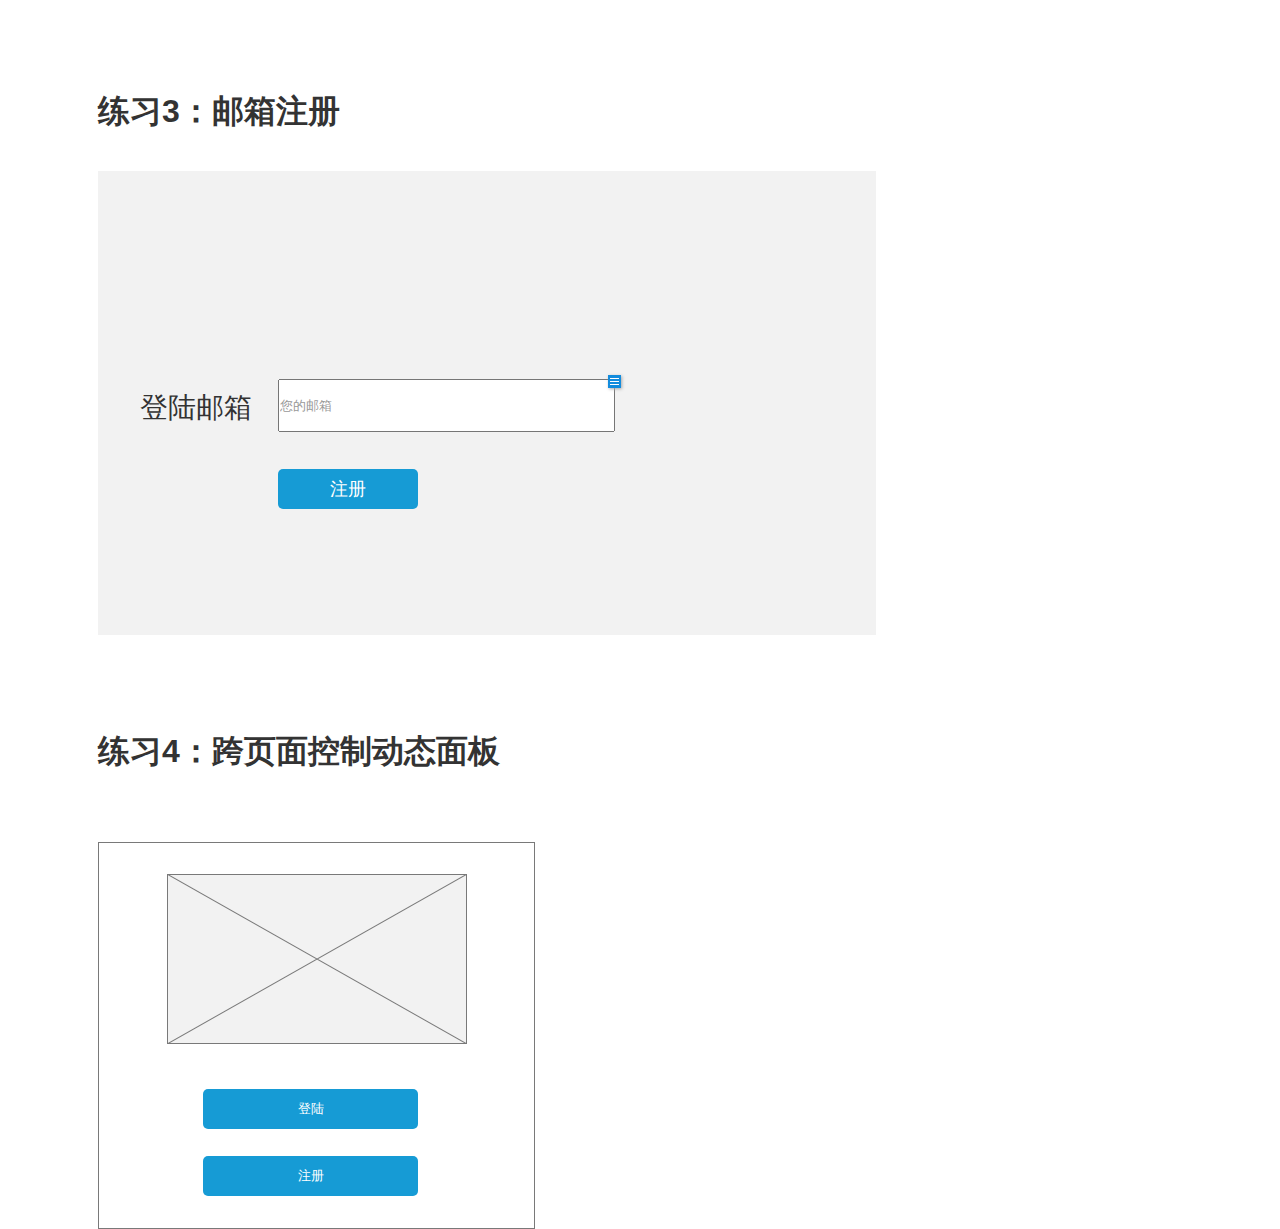
<file: index.html>
﻿<!DOCTYPE html>
<html>
  <head>
    <title>index</title>
    <meta http-equiv="X-UA-Compatible" content="IE=edge"/>
    <meta http-equiv="content-type" content="text/html; charset=utf-8"/>
    <meta name="apple-mobile-web-app-capable" content="yes"/>
    <link href="resources/css/jquery-ui-themes.css" type="text/css" rel="stylesheet"/>
    <link href="resources/css/axure_rp_page.css" type="text/css" rel="stylesheet"/>
    <link href="data/styles.css" type="text/css" rel="stylesheet"/>
    <link href="files/index/styles.css" type="text/css" rel="stylesheet"/>
    <script src="resources/scripts/jquery-1.7.1.min.js"></script>
    <script src="resources/scripts/jquery-ui-1.8.10.custom.min.js"></script>
    <script src="resources/scripts/prototypePre.js"></script>
    <script src="data/document.js"></script>
    <script src="resources/scripts/prototypePost.js"></script>
    <script src="files/index/data.js"></script>
    <script type="text/javascript">
      $axure.utils.getTransparentGifPath = function() { return 'resources/images/transparent.gif'; };
      $axure.utils.getOtherPath = function() { return 'resources/Other.html'; };
      $axure.utils.getReloadPath = function() { return 'resources/reload.html'; };
    </script>
  </head>
  <body>
    <div id="base" class="">

      <!-- Unnamed (矩形) -->
      <div id="u0" class="ax_default _一级标题">
        <div id="u0_div" class=""></div>
        <div id="u0_text" class="text ">
          <p><span>练习3：邮箱注册</span></p>
        </div>
      </div>

      <!-- Unnamed (矩形) -->
      <div id="u1" class="ax_default box_2">
        <div id="u1_div" class=""></div>
      </div>

      <!-- Unnamed (矩形) -->
      <div id="u2" class="ax_default label">
        <div id="u2_div" class=""></div>
        <div id="u2_text" class="text ">
          <p><span>登陆邮箱</span></p>
        </div>
      </div>

      <!-- Unnamed (矩形) -->
      <div id="u3" class="ax_default primary_button">
        <div id="u3_div" class=""></div>
        <div id="u3_text" class="text ">
          <p><span>注册</span></p>
        </div>
      </div>

      <!-- Unnamed (文本框) -->
      <div id="u4" class="ax_default text_field">
        <input id="u4_input" type="text" value=""/>
      </div>

      <!-- Unnamed (文本框) [footnote] -->
      <div id="u4_ann" class="annotation"></div>

      <!-- Unnamed (矩形) -->
      <div id="u5" class="ax_default _一级标题">
        <div id="u5_div" class=""></div>
        <div id="u5_text" class="text ">
          <p><span>练习4：跨页面控制动态面板</span></p>
        </div>
      </div>

      <!-- Unnamed (矩形) -->
      <div id="u6" class="ax_default box_1">
        <div id="u6_div" class=""></div>
      </div>

      <!-- Unnamed (矩形) -->
      <div id="u7" class="ax_default primary_button">
        <div id="u7_div" class=""></div>
        <div id="u7_text" class="text ">
          <p><span>登陆</span></p>
        </div>
      </div>

      <!-- Unnamed (矩形) -->
      <div id="u8" class="ax_default primary_button">
        <div id="u8_div" class=""></div>
        <div id="u8_text" class="text ">
          <p><span>注册</span></p>
        </div>
      </div>

      <!-- Unnamed (占位符) -->
      <div id="u9" class="ax_default placeholder">
        <img id="u9_img" class="img " src="images/index/u9.png"/>
      </div>
    </div>
  </body>
</html>
</file>
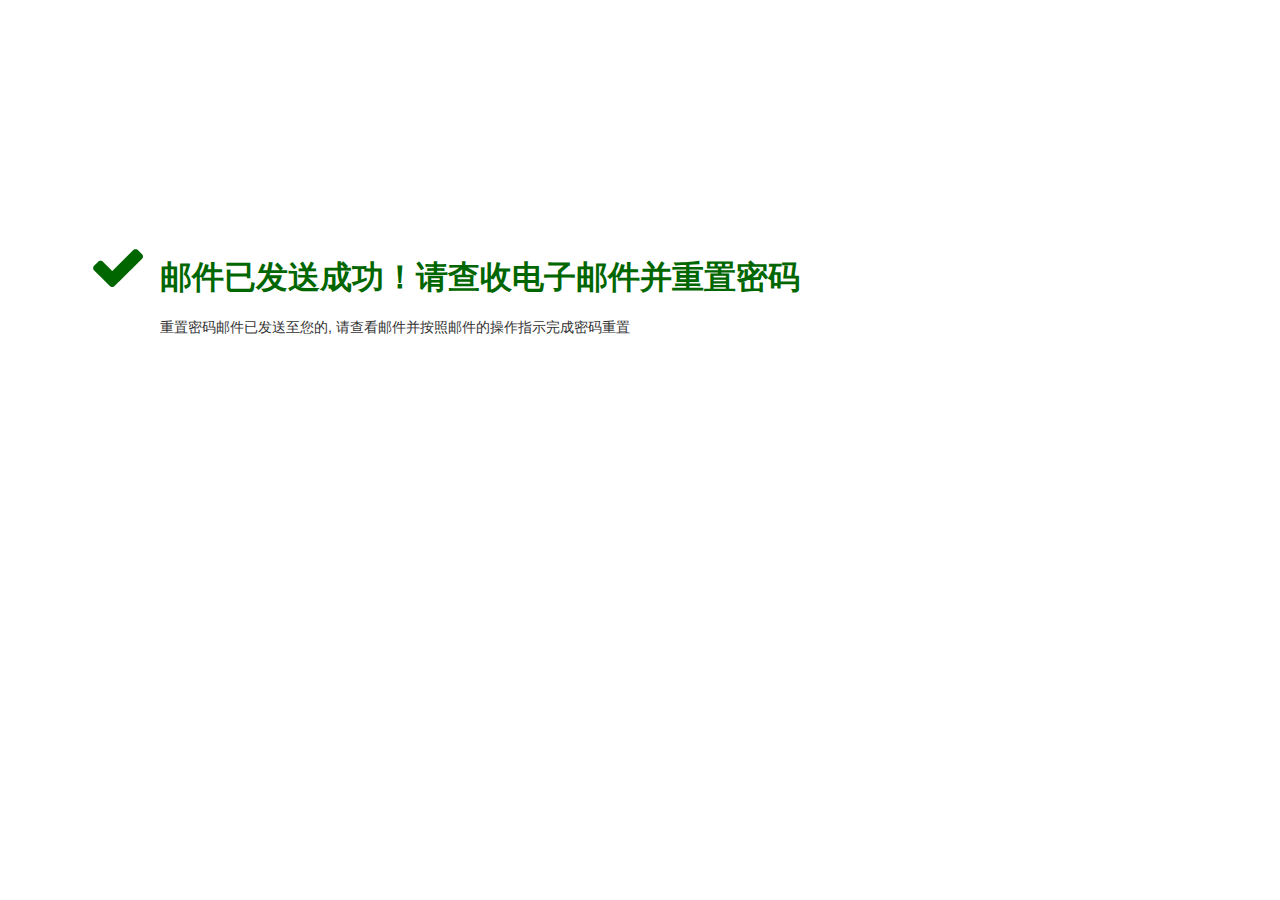
<file: page2.html>
﻿<!DOCTYPE html>
<html>
  <head>
    <title>page2</title>
    <meta http-equiv="X-UA-Compatible" content="IE=edge"/>
    <meta http-equiv="content-type" content="text/html; charset=utf-8"/>
    <meta name="apple-mobile-web-app-capable" content="yes"/>
    <link href="resources/css/jquery-ui-themes.css" type="text/css" rel="stylesheet"/>
    <link href="resources/css/axure_rp_page.css" type="text/css" rel="stylesheet"/>
    <link href="data/styles.css" type="text/css" rel="stylesheet"/>
    <link href="files/page2/styles.css" type="text/css" rel="stylesheet"/>
    <script src="resources/scripts/jquery-1.7.1.min.js"></script>
    <script src="resources/scripts/jquery-ui-1.8.10.custom.min.js"></script>
    <script src="resources/scripts/prototypePre.js"></script>
    <script src="data/document.js"></script>
    <script src="resources/scripts/prototypePost.js"></script>
    <script src="files/page2/data.js"></script>
    <script type="text/javascript">
      $axure.utils.getTransparentGifPath = function() { return 'resources/images/transparent.gif'; };
      $axure.utils.getOtherPath = function() { return 'resources/Other.html'; };
      $axure.utils.getReloadPath = function() { return 'resources/reload.html'; };
    </script>
  </head>
  <body>
    <div id="base" class="">

      <!-- Unnamed (形状) -->
      <div id="u10" class="ax_default icon">
        <img id="u10_img" class="img " src="images/page2/u10.png"/>
      </div>

      <!-- Unnamed (矩形) -->
      <div id="u11" class="ax_default _一级标题">
        <div id="u11_div" class=""></div>
        <div id="u11_text" class="text ">
          <p><span>邮件已发送成功！请查收电子邮件并重置密码</span></p>
        </div>
      </div>

      <!-- Unnamed (矩形) -->
      <div id="u12" class="ax_default label">
        <div id="u12_div" class=""></div>
      </div>

      <!-- Unnamed (矩形) -->
      <div id="u13" class="ax_default _文本段落">
        <div id="u13_div" class=""></div>
      </div>

      <!-- messagetext (矩形) -->
      <div id="u14" class="ax_default _文本段落" data-label="messagetext">
        <div id="u14_div" class=""></div>
        <div id="u14_text" class="text ">
          <p><span>重置密码邮件已发送至您的XXXXXX@qq.com, 请查看邮件并按照邮件的操作指示完成密码重置</span></p>
        </div>
      </div>
    </div>
  </body>
</html>
</file>
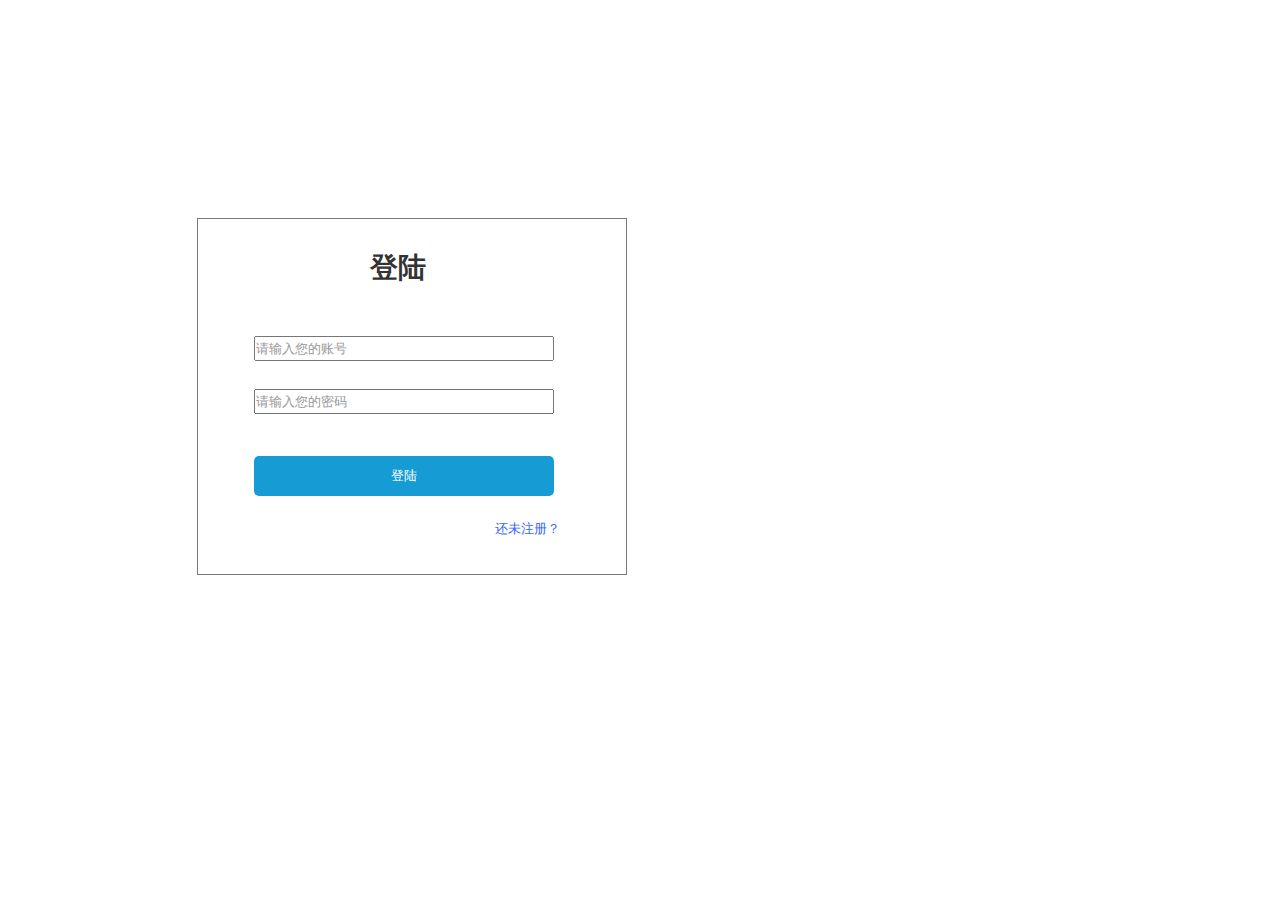
<file: page3.html>
﻿<!DOCTYPE html>
<html>
  <head>
    <title>page3</title>
    <meta http-equiv="X-UA-Compatible" content="IE=edge"/>
    <meta http-equiv="content-type" content="text/html; charset=utf-8"/>
    <meta name="apple-mobile-web-app-capable" content="yes"/>
    <link href="resources/css/jquery-ui-themes.css" type="text/css" rel="stylesheet"/>
    <link href="resources/css/axure_rp_page.css" type="text/css" rel="stylesheet"/>
    <link href="data/styles.css" type="text/css" rel="stylesheet"/>
    <link href="files/page3/styles.css" type="text/css" rel="stylesheet"/>
    <script src="resources/scripts/jquery-1.7.1.min.js"></script>
    <script src="resources/scripts/jquery-ui-1.8.10.custom.min.js"></script>
    <script src="resources/scripts/prototypePre.js"></script>
    <script src="data/document.js"></script>
    <script src="resources/scripts/prototypePost.js"></script>
    <script src="files/page3/data.js"></script>
    <script type="text/javascript">
      $axure.utils.getTransparentGifPath = function() { return 'resources/images/transparent.gif'; };
      $axure.utils.getOtherPath = function() { return 'resources/Other.html'; };
      $axure.utils.getReloadPath = function() { return 'resources/reload.html'; };
    </script>
  </head>
  <body>
    <div id="base" class="">

      <!-- login (动态面板) -->
      <div id="u15" class="ax_default" data-label="login">
        <div id="u15_state0" class="panel_state" data-label="State1" style="">
          <div id="u15_state0_content" class="panel_state_content">

            <!-- Unnamed (矩形) -->
            <div id="u16" class="ax_default box_1">
              <div id="u16_div" class=""></div>
            </div>

            <!-- Unnamed (矩形) -->
            <div id="u17" class="ax_default _三级标题">
              <div id="u17_div" class=""></div>
              <div id="u17_text" class="text ">
                <p><span>登陆</span></p>
              </div>
            </div>

            <!-- Unnamed (文本框) -->
            <div id="u18" class="ax_default text_field">
              <input id="u18_input" type="text" value=""/>
            </div>

            <!-- Unnamed (文本框) -->
            <div id="u19" class="ax_default text_field">
              <input id="u19_input" type="text" value=""/>
            </div>

            <!-- Unnamed (矩形) -->
            <div id="u20" class="ax_default primary_button">
              <div id="u20_div" class=""></div>
              <div id="u20_text" class="text ">
                <p><span>登陆</span></p>
              </div>
            </div>

            <!-- Unnamed (矩形) -->
            <div id="u21" class="ax_default label">
              <div id="u21_div" class=""></div>
              <div id="u21_text" class="text ">
                <p><span>还未注册？</span></p>
              </div>
            </div>
          </div>
        </div>
        <div id="u15_state1" class="panel_state" data-label="State2" style="visibility: hidden;">
          <div id="u15_state1_content" class="panel_state_content">

            <!-- Unnamed (矩形) -->
            <div id="u22" class="ax_default box_1">
              <div id="u22_div" class=""></div>
            </div>

            <!-- Unnamed (矩形) -->
            <div id="u23" class="ax_default _三级标题">
              <div id="u23_div" class=""></div>
              <div id="u23_text" class="text ">
                <p><span>注册</span></p>
              </div>
            </div>

            <!-- Unnamed (文本框) -->
            <div id="u24" class="ax_default text_field">
              <input id="u24_input" type="text" value=""/>
            </div>

            <!-- Unnamed (文本框) -->
            <div id="u25" class="ax_default text_field">
              <input id="u25_input" type="text" value=""/>
            </div>

            <!-- Unnamed (矩形) -->
            <div id="u26" class="ax_default primary_button">
              <div id="u26_div" class=""></div>
              <div id="u26_text" class="text ">
                <p><span>注册</span></p>
              </div>
            </div>

            <!-- Unnamed (矩形) -->
            <div id="u27" class="ax_default label">
              <div id="u27_div" class=""></div>
              <div id="u27_text" class="text ">
                <p><span>已有账号，马上登陆</span></p>
              </div>
            </div>

            <!-- Unnamed (文本框) -->
            <div id="u28" class="ax_default text_field">
              <input id="u28_input" type="text" value=""/>
            </div>
          </div>
        </div>
      </div>
    </div>
  </body>
</html>
</file>
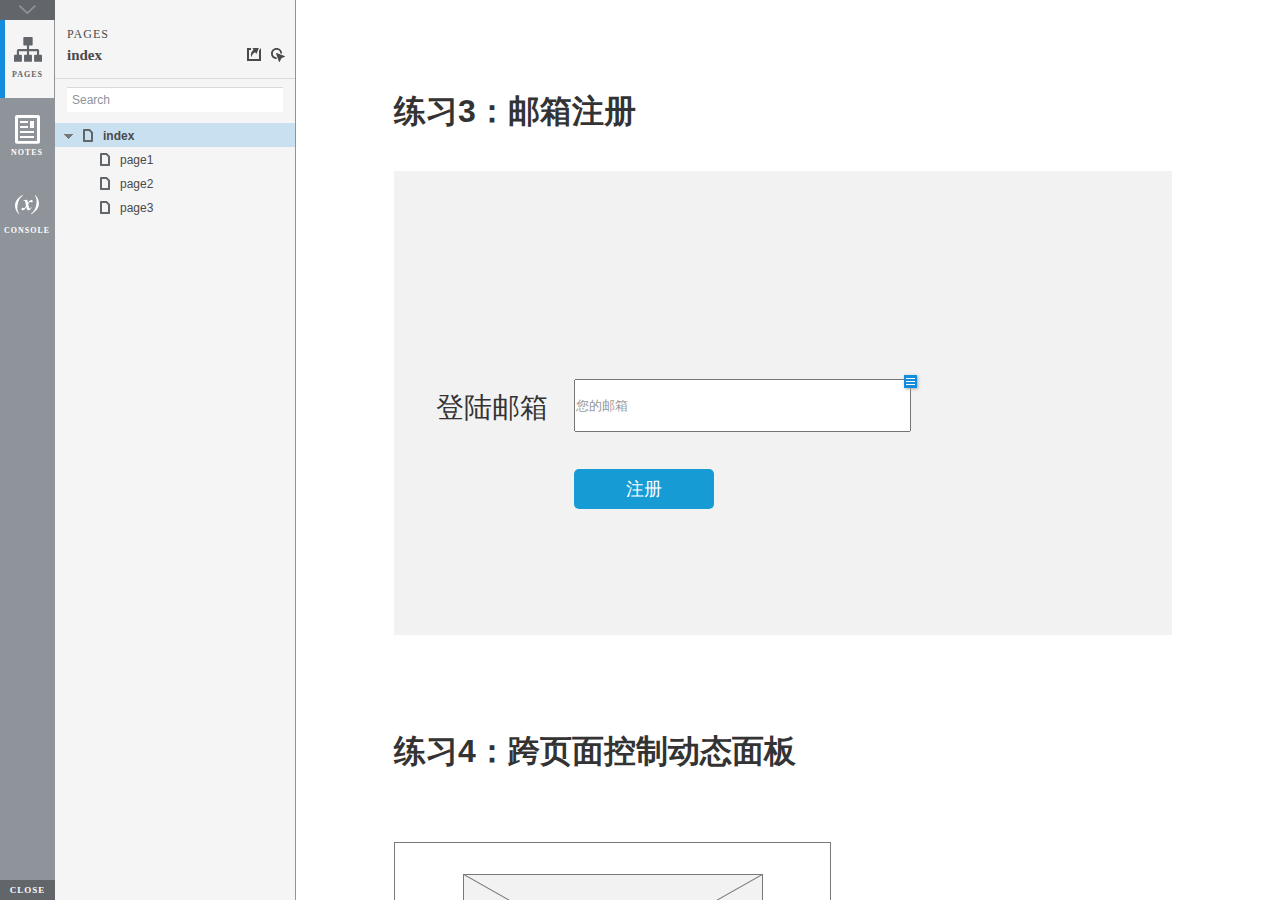
<file: start.html>
<!DOCTYPE html>
<html xmlns="http://www.w3.org/1999/xhtml" xml:lang="en" lang="en">
<head>
    <title>Untitled Document</title>
    <meta http-equiv="X-UA-Compatible" content="IE=edge"/>
    <meta http-equiv="content-type" content="text/html; charset=utf-8" />
    <meta name="viewport" content="width=device-width, initial-scale=1.0" />
    <meta name="apple-mobile-web-app-capable" content="yes" />
    <link type="text/css" href="resources/css/reset.css" rel="Stylesheet" />
    <link type="text/css" href="resources/css/default.css" rel="Stylesheet" />
    <!--<link href='https://fonts.googleapis.com/css?family=Nunito:300' rel='stylesheet' type='text/css'>-->

    <script type="text/javascript">
        if (location.href.toString().indexOf('file://localhost/') == 0) {
            location.href = location.href.toString().replace('file://localhost/', 'file:///');
        }
    </script>

    <!-- 8.0.0.3381 -->
<script src="resources/scripts/jquery-1.7.1.min.js"></script>
<script src="resources/scripts/startPre.js"></script>
<script src="data/document.js"></script>

    <style type="text/css">

#outerContainer {
	width:1000px;
	height:1500px;
}

.vsplitbar {
    width: 3px;
    /*background: #B9B9B9;*/
    border-right: 1px solid #8f949a;
}

.vsplitbar:hover, .vsplitbar.active {
    background: #8f949a;
}

#rightPanel {
    background-color: White;
}

/*#leftPanel {
    min-width: 120px;
}*/

.splitterMask {
   position:absolute;
   top: 0;
   left: 0;
   width: 100%;
   height: 100%;
   overflow: hidden;
   background-image: url(resources/images/transparent.gif);
   z-index: 20000;
}

    </style>
    <script type="text/javascript" language="JavaScript"><!--
        var SITEMAP_COLLAPSE_VAR_NAME = 'c';
        var PLUGIN_VAR_NAME = 'g';
        var FOOTNOTES_VAR_NAME = 'fn';
        var ADAPTIVE_VIEW_VAR_NAME = 'view';
        var lastLeftPanelWidth = 295;
        var toolBarOnly = true;

        // isolate scope
        (function() {
            setUpController();
            
            var configuration = $axure.document.configuration;
            var _settings = {};
            _settings.projectId = configuration.prototypeId;
            _settings.isAxshare = configuration.isAxshare;
            _settings.loadFeedbackPlugin = configuration.loadFeedbackPlugin;
            var cHash = getHashStringVar(SITEMAP_COLLAPSE_VAR_NAME);
            _settings.startCollapsed = cHash == "1";
            if(cHash == "2") closePlayer();
            var gHash = getHashStringVar(PLUGIN_VAR_NAME);
            if(gHash == "") gHash = 1;
            _settings.startPluginGid = gHash;

            $axure.player.settings = _settings;

            $(window).bind('load', function() {
                if(CHROME_5_LOCAL && !$('body').attr('pluginDetected')) {
                    window.location = 'resources/chrome/chrome.html';
                }
            });

            $(document).ready(function() {
                $axure.page.bind('load.start', mainFrame_onload);
                $axure.messageCenter.addMessageListener(messageCenter_message);

                $(document).on('pluginShown', function (event, data) {
                    setVarInCurrentUrlHash('g', data ? data : '');
                });

                $(document).on('pluginCreated', function(event, data) {
                    if($axure.player.settings.startPluginGid == data) {
                        $axure.player.showPlugin(data);
                    }
                });

                if($axure.player.settings.loadFeedbackPlugin) {
                    if($axure.player.settings.isAxshare) {
                        $axure.utils.loadJS('/Scripts/plugins/feedback/feedback8.js');
                    } else {
                        $axure.utils.loadJS('http://share.axure.com/Scripts/plugins/feedback/feedback8.js');
                    }
                }

                if(navigator.userAgent.indexOf("MSIE") >= 0) $('#outerContainer').width('100%');
                initialize();
                if($axure.player.settings.startCollapsed) $('#outerContainer').splitter({ sizeLeft: 0 });
                else $('#outerContainer').splitter({ sizeLeft: lastLeftPanelWidth });
                $('#leftPanel').width(lastLeftPanelWidth);
                
                $(window).resize(function() { resizeContent(); });

                $('#maximizePanelContainer').hide();

                initializeLogo();

                $(window).resize();
                resizeContent();
                
                $axure.player.collapseToBar();

                if($axure.player.settings.startCollapsed) {
                    collapse();
                    $('#leftPanel').width(0);
                }

                if(MOBILE_DEVICE) {
                    $('#interfaceControlFrameMinimizeContainer').height('45px');
                    $('#interfaceControlFrameMinimizeContainer a').height('45px');
                    $('#interfaceControlFrameHeaderContainer').css('margin-top','45px');
                    $('#interfaceControlFrameCloseContainer a').css('padding','10px 0px');
                    $('#maximizePanelContainer').height('45px');//.css('top','inherit').css('bottom','0px');

                    $('body').removeClass('hashover');

                    if(IOS) {
                        $('#rightPanel').css('overflow', 'auto').css('-webkit-overflow-scrolling', 'touch').css('-ms-overflow-x', 'hidden');

                        window.addEventListener("orientationchange", function() {
                            var viewport = document.querySelector("meta[name=viewport]");
                            //so iOS doesn't zoom when switching back to portrait
                            viewport.setAttribute('content', 'width=device-width, initial-scale=1.0, maximum-scale=1.0');
                            viewport.setAttribute('content', 'width=device-width, initial-scale=1.0');
                            resizeContent();
                        }, false);

                        $axure.page.bind('load.start', function() {
                            resizeContent();
                        });
                    }
                }

            });

            function initialize() {
                var legacyQString = getQueryString("Page");
                if (legacyQString.length > 0) {
                    location.href = location.href.substring(0, location.href.indexOf("?")) + "#p=" + legacyQString;
                    return;
                }

                var mainFrame = document.getElementById("mainFrame");
                //if it's local file on safari, test if we can access mainframe after its loaded
                if(SAFARI && document.location.href.indexOf('file://') >= 0) {
                    $(mainFrame).load(function () {
                        var canAccess;
                        try {
                            var mainFrameWindow = mainFrame.contentWindow || mainFrame.contentDocument;
                            mainFrameWindow['safari_file_CORS'] = 'Y';
                            canAccess = mainFrameWindow['safari_file_CORS'] === 'Y';
                        } catch(err) {
                            canAccess = false;
                        }

                        if(!canAccess) window.location = 'resources/chrome/safari.html';
                    });
                }

                mainFrame.contentWindow.location.href = getInitialUrl();
            }

            function initializeLogo() {
                if($axure.document.configuration.logoImagePath) {
                    var image = new Image();
                    image.onload = function() {
                        $('#logoImage').css('max-width', this.width + 'px');
                        $axure.player.resizeContent();
                    };
                    image.src = $axure.document.configuration.logoImagePath;
                
                    $('#interfaceControlFrameLogoImageContainer').html('<img id="logoImage" src="" />');
                    $('#logoImage').attr('src', $axure.document.configuration.logoImagePath).load(function() { resizeContent(); });
                } else $('#interfaceControlFrameLogoImageContainer').hide();

                if ($axure.document.configuration.logoImageCaption) {
                    $('#interfaceControlFrameLogoCaptionContainer').html($axure.document.configuration.logoImageCaption);
                } else $('#interfaceControlFrameLogoCaptionContainer').hide();

                if(!$('#interfaceControlFrameLogoImageContainer').is(':visible') && !$('#interfaceControlFrameLogoCaptionContainer').is(':visible')) {
                    $('#interfaceControlFrameLogoContainer').hide();
                }
            }

            var resizeContent = $axure.player.resizeContent = function() {
                var newHeight = $(window).height();
                var newWidth = $(window).width();

                var controlContainerHeight = newHeight;// - 30;
                if($('#interfaceControlFrameLogoContainer').is(':visible')) controlContainerHeight -= $('#interfaceControlFrameLogoContainer').outerHeight();// + 16;

                $('#outerContainer').height(newHeight).width(newWidth);
                $('.vsplitbar').height(newHeight);
                $('#leftPanel').height(newHeight);
                $('#interfaceControlFrame').height(newHeight);
                $('#interfaceControlFrameContainer').height(newHeight);
                $('#interfaceControlFrameHostContainer').height(controlContainerHeight);

                $('#rightPanel').height(newHeight);
                $('#mainFrame').height(newHeight);

                if($('#leftPanel').is(':visible')) $('#rightPanel').width($(window).width() - $('#leftPanel').width() - 1);// $('.vsplitbar').width());
                else $('#rightPanel').width($(window).width());

                $(document).trigger('ContainerHeightChange',[controlContainerHeight]);

                if(MOBILE_DEVICE) {
                    if(!(getHashStringVar(ADAPTIVE_VIEW_VAR_NAME).length > 0)) $axure.messageCenter.postMessage('setAdaptiveViewForSize', {'width':newWidth, 'height':$('#rightPanel').height()});
                }
            }

            var collapseToBar = $axure.player.collapseToBar = function() {
                lastLeftPanelWidth = $('#leftPanel').width();
                $('#leftPanel').width('55px');
                $('.vsplitbar').hide();
                $('#rightPanel').width($(window).width() - $('#leftPanel').width());
                $(window).resize();
                $('#outerContainer').trigger('resize');
                toolBarOnly = true;
            }

            var expandFromBar = $axure.player.expandFromBar = function() {
                if($('.vsplitbar').is(':visible')) return;

                $('#leftPanel').width(lastLeftPanelWidth);
                $('.vsplitbar').show();
                $('#rightPanel').width($(window).width() - $('#leftPanel').width() - 1);// $('.vsplitbar').width());
                $(window).resize();
                $('#outerContainer').trigger('resize');
                toolBarOnly = false;
            }

        })();

        function messageCenter_message(message, data) {
            if(message == 'expandFrame') expand();
            else if(message == 'getCollapseFrameOnLoad' && $axure.player.settings.startCollapsed && !MOBILE_DEVICE) $axure.messageCenter.postMessage('collapseFrameOnLoad');
        }

        
        function getInitialUrl() {
            var pageName = getHashStringVar("p");
            if(pageName.length > 0) return pageName + ".html";
            else {
                var url = getFirstPageUrl($axure.document.sitemap.rootNodes);
                return (url ? url : "about:blank");
            }
        }

        function getFirstPageUrl(nodes) {
            for (var i = 0; i < nodes.length; i++) {
                var node = nodes[i];
                if (node.url) return node.url;
                else {
                    var hasChildren = (node.children && node.children.length > 0);
                    if (hasChildren) {
                        var url = getFirstPageUrl(node.children);
                        if (url) return url;
                    }
                }
            }
            return null;
        }

        function closePlayer() {
            if($axure.page.location) window.location.href = $axure.page.location;
            else {
                var pageFile = getInitialUrl();
                var currentLocation = window.location.toString();
                window.location.href = currentLocation.substr(0, currentLocation.lastIndexOf("/") + 1) + pageFile;
            }
        }

        function replaceHash(newHash) {
            var currentLocWithoutHash = window.location.toString().split('#')[0];

            //We use replace so that every hash change doesn't get appended to the history stack.
            //We use replaceState in browsers that support it, else replace the location
            if(typeof window.history.replaceState != 'undefined') {
                try {
                    //Chrome 45 (Version 45.0.2454.85 m) started throwing an error here when generated locally (this only happens with sitemap open) which broke all interactions.
                    //try catch breaks the url adjusting nicely when the sitemap is open, but all interactions and forward and back buttons work.
                    //Uncaught SecurityError: Failed to execute 'replaceState' on 'History': A history state object with URL 'file:///C:/Users/Ian/Documents/Axure/HTML/Untitled/start.html#p=home' cannot be created in a document with origin 'null'.
                    window.history.replaceState(null, null, currentLocWithoutHash + newHash);
                } catch(ex) {}
            } else {
                window.location.replace(currentLocWithoutHash + newHash);
            }
        }

        function collapse() {
            setVarInCurrentUrlHash('c', 1);
            if(!toolBarOnly) lastLeftPanelWidth = $('#leftPanel').width();

            $('#maximizePanelContainer').show();
            $('#leftPanel').hide();
            $('.vsplitbar').hide();
            $('#rightPanel').width($(window).width());
            $(window).resize();
            $('#outerContainer').trigger('resize');

            $(document).trigger('sidebarCollapse');

            if(MOBILE_DEVICE) {
                $('#maximizePanelContainer').animate({
                    top:$('#rightPanel').height() - $('#maximizePanelContainer').height()
                }, 300, 'swing', function() {
                    $('#maximizePanelContainer').css('top', 'inherit').css('bottom', '0px');
                });
            }
        }

        function expand() {
            if(MOBILE_DEVICE) {
                $('#maximizePanelContainer').css('top', '0px').css('bottom', 'inherit');
            }

            deleteVarFromCurrentUrlHash('c');
            $('#maximizePanelContainer').hide();
            $('#leftPanel').width(lastLeftPanelWidth);
            $('#leftPanel').show();
            if(!toolBarOnly) {
                $('.vsplitbar').show();
                $('#rightPanel').width($(window).width() - $('#leftPanel').width() - 1);
            } else {
                $axure.player.collapseToBar();
            }
            $(window).resize();
            $('#outerContainer').trigger('resize');

            $(document).trigger('sidebarExpanded');
        }


        function mainFrame_onload() {
            if($axure.page.pageName) document.title = $axure.page.pageName;
        }

        function getQueryString(query) {
            var qstring = self.location.href.split("?");
            if(qstring.length < 2) return "";
            return GetParameter(qstring, query);
        }
        
        function GetParameter(qstring, query) {
            var prms = qstring[1].split("&");
            var frmelements = new Array();
            var currprmeter, querystr = "";

            for(var i = 0; i < prms.length; i++) {
                currprmeter = prms[i].split("=");
                frmelements[i] = new Array();
                frmelements[i][0] = currprmeter[0];
                frmelements[i][1] = currprmeter[1];
            }

            for(j = 0; j < frmelements.length; j++) {
                if(frmelements[j][0].toLowerCase() == query.toLowerCase()) {
                    querystr = frmelements[j][1];
                    break;
                }
            }
            return querystr;
        }
        
        function getHashStringVar(query) {
            var qstring = self.location.href.split("#");
            if(qstring.length < 2) return "";
            return GetParameter(qstring, query);
        }

        function setHashStringVar(currentHash, varName, varVal) {
            var varWithEqual = varName + '=';
            var poundVarWithEqual = varVal === '' ? '' :  '#' + varName + '=' + varVal;
            var ampVarWithEqual = varVal === '' ? '' :  '&' + varName + '=' + varVal;
            var hashToSet = '';

            var pageIndex = currentHash.indexOf('#' + varWithEqual);
            if(pageIndex == -1) pageIndex = currentHash.indexOf('&' + varWithEqual);
            if(pageIndex != -1) {
                var newHash = currentHash.substring(0, pageIndex);

                newHash = newHash == '' ? poundVarWithEqual : newHash + ampVarWithEqual;

                var ampIndex = currentHash.indexOf('&', pageIndex + 1);
                if(ampIndex != -1) {
                    newHash = newHash == '' ? '#' + currentHash.substring(ampIndex + 1) : newHash + currentHash.substring(ampIndex);
                }
                hashToSet = newHash;
            } else if(currentHash.indexOf('#') != -1) {
                hashToSet = currentHash + ampVarWithEqual;
            } else {
                hashToSet = poundVarWithEqual;
            }

            if(hashToSet != '' || varVal == '') {
                return hashToSet;
            }

            return null;
        }

        function setVarInCurrentUrlHash(varName, varVal) {
            var newHash = setHashStringVar(window.location.hash, varName, varVal);

            if(newHash != null) {
                replaceHash(newHash);
            }
        }

        function deleteHashStringVar(currentHash, varName) {
            var varWithEqual = varName + '=';

            var pageIndex = currentHash.indexOf('#' + varWithEqual);
            if(pageIndex == -1) pageIndex = currentHash.indexOf('&' + varWithEqual);
            if(pageIndex != -1) {
                var newHash = currentHash.substring(0, pageIndex);

                var ampIndex = currentHash.indexOf('&', pageIndex + 1);

                //IF begin of string....if none blank, ELSE # instead of & and rest
                //IF in string....prefix + if none blank, ELSE &-rest
                if(newHash == '') { //beginning of string
                    newHash = ampIndex != -1 ? '#' + currentHash.substring(ampIndex + 1) : '';
                } else { //somewhere in the middle
                    newHash = newHash + (ampIndex != -1 ? currentHash.substring(ampIndex) : '');
                }

                return newHash;
            }

            return null;
        }

        function deleteVarFromCurrentUrlHash(varName) {
            var newHash = deleteHashStringVar(window.location.hash, varName);

            if(newHash != null) {
                replaceHash(newHash);
            }
        }
    --></script>
    
    <link type="text/css" rel="Stylesheet" href="plugins/sitemap/styles/sitemap.css" />
    <link type="text/css" rel="Stylesheet" href="plugins/page_notes/styles/page_notes.css" />
    <link type="text/css" rel="Stylesheet" href="plugins/debug/styles/debug.css" />
    <script src="resources/scripts/startPost.js"></script>


    <!--<link type="text/css" rel="Stylesheet" href="plugins/recordplay/styles/recordplay.css" />
    <script type="text/javascript" src="plugins/recordplay/recordplay.js"></script>-->
    

</head>
<body scroll="no" class="hashover">
    <div id="outerContainer">

        <div id="leftPanel">
            <div id="interfaceControlFrame">
                <div id="interfaceControlFrameMinimizeContainer">
                    <a title="Collapse" id="interfaceControlFrameMinimizeButton" onclick="collapse();">&nbsp;</a>
                </div>
                <div id="interfaceControlFrameHeaderContainer">
                    <ul id="interfaceControlFrameHeader"></ul>
                </div>
                <div id="interfaceControlFrameContainer">
                    <div id="interfaceControlFrameLogoContainer">
                        <div id="interfaceControlFrameLogoImageContainer"></div>
                        <div id="interfaceControlFrameLogoCaptionContainer"></div>
                    </div>
                    <div id="interfaceControlFrameHostContainer">
                    </div>
                </div>
                <div id="interfaceControlFrameCloseContainer">
                    <a title="Close" id="interfaceControlFrameCloseButton" onclick="closePlayer();">CLOSE</a>
                </div>
            </div>
        </div>
        <div id="rightPanel">
            <iframe id="mainFrame" name="mainFrame" width="100%" height="100%" src="" frameborder="0" style="display: block;" webkitallowfullscreen mozallowfullscreen allowfullscreen></iframe>
        </div>

    </div>

    <div id="maximizePanelContainer">
        <iframe id="expandFrame" src="resources/expand.html" width="100%" height="100%" scrolling="no" allowtransparency="true" frameborder="0"></iframe>
    </div>

</body>
</html>
</file>
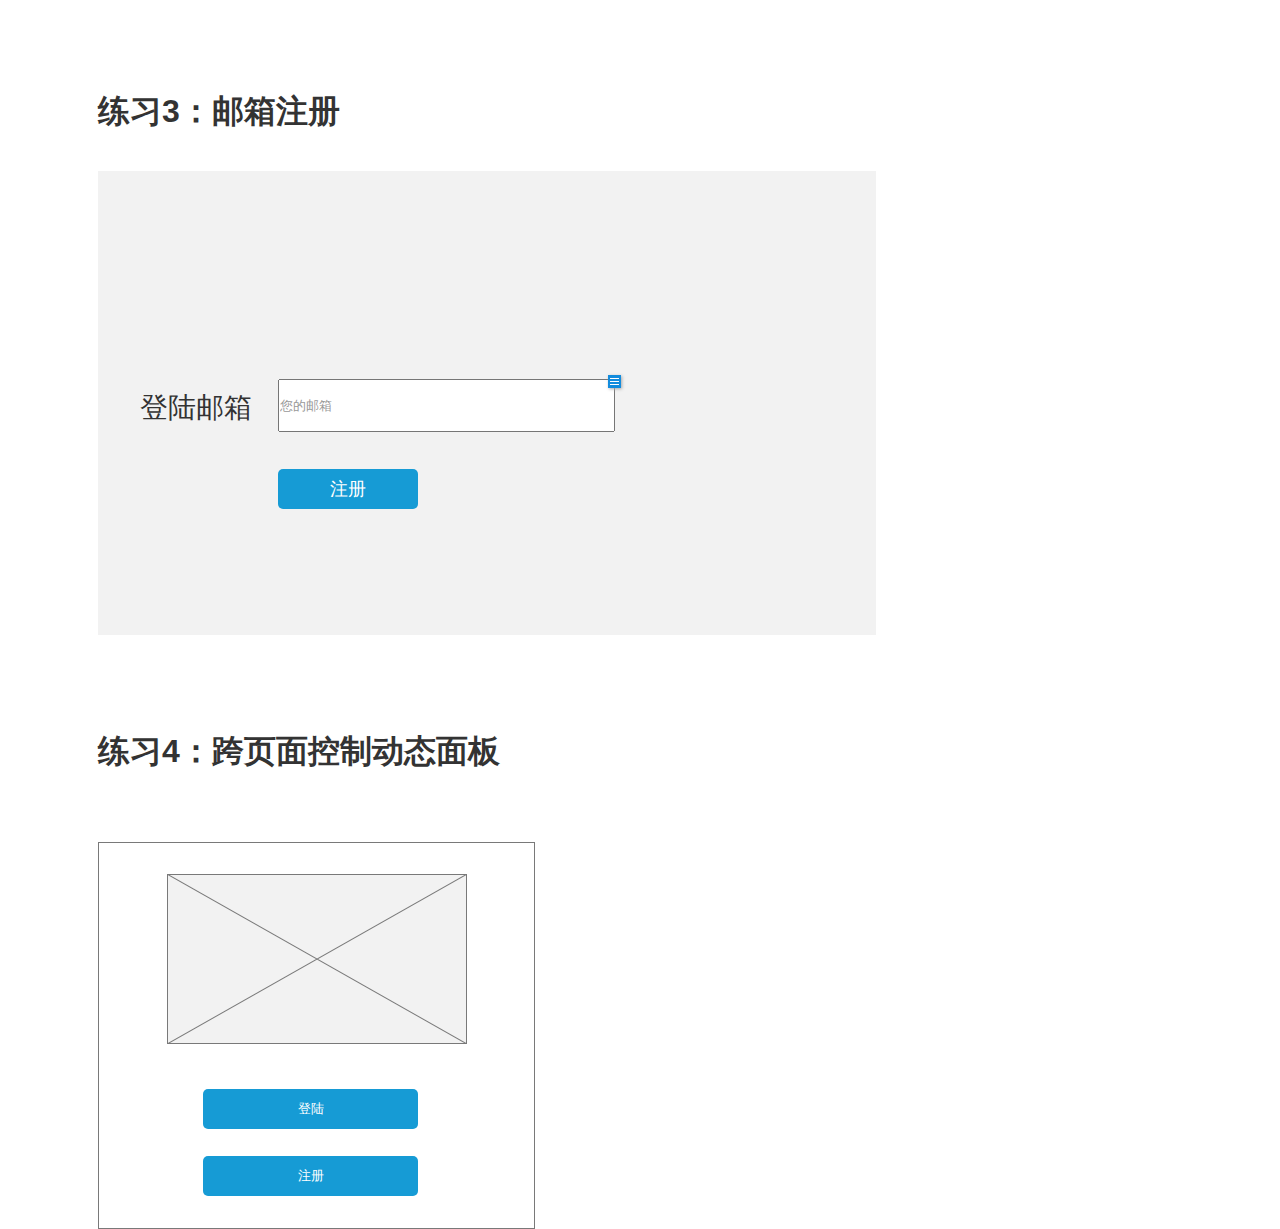
<file: resources/reload.html>
﻿<html>
	<head>
		<title></title>
	</head>
	<body>
	
	<script language="javascript">
	function getUrl() {
      var query = window.location.hash.substring(1);
      var vars = query.split("&&&");
      for (var i=0;i<vars.length;i++) {
        var url = vars[i];
        return decodeURI(url).replace("html%23","html#");
      } 
    }

    var rel = '../';
    var url = getUrl();
    if (url.indexOf(":") > 0 && url.indexOf(":") < 10) rel = '';
	self.location.href = rel + url;
	</script>
	
	</body>
</html>
</file>
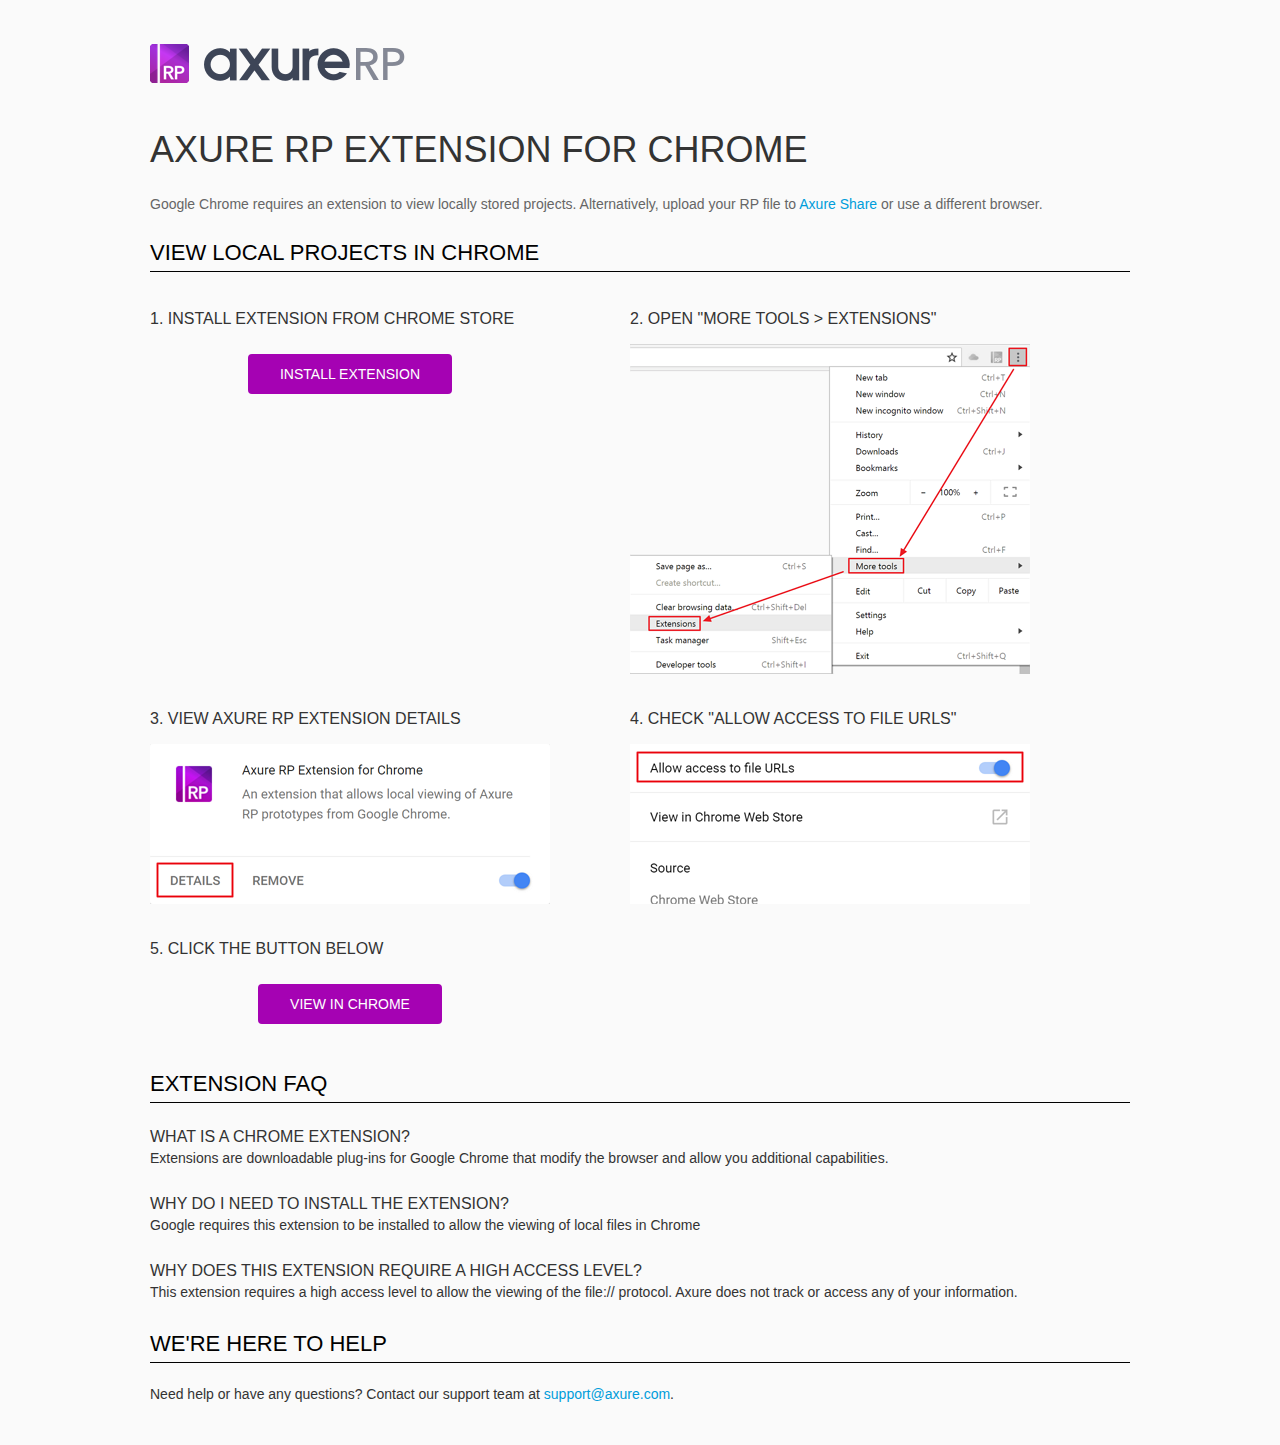
<file: resources/chrome/chrome.html>
<html>
<head>
    <title>Install the Axure RP Chrome Extension</title>
    <style type="text/css">
        *
        {
            font-family: Helvetica, Arial, sans-serif;
        }
        body
        {
            text-align: center;
            background-color: #fafafa;
        }
        p
        {
            font-size: 14px;
            line-height: 18px;
            color: #333333;
        }
        div.container
        {
            width: 980px;
            margin-left: auto;
            margin-right: auto;
            text-align: left;
        }
        a
        {
            text-decoration: none;
            color: #009dda;
        }
        .button
        {
            background: #A502B3;
            font: normal 16px Arial, sans-serif;
            color: #FFFFFF;
            padding: 10px 30px 10px 30px;
            border: 2px solid #A502B3;
            display: inline-block;
            margin-top: 10px;
            text-transform: uppercase;
            font-size: 14px;
	    border-radius: 4px;
        }
        a:hover.button
        {
            border: 2px solid #A502B3;
	    color: #A502B3;
	    background-color: #FFFFFF;
        }
        div.left
        {
            width: 400px;
            float: left;
            margin-right: 80px;
        }
        div.right
        {
            width: 400px;
            float: left;
        }
        div.buttonContainer
        {
            text-align: center;
        }
        h1
        {
            font-size: 36px;
            color: #333333;
            line-height: 50px;
            margin-bottom: 20px;
            font-weight: normal;
        }
        h2
        {
            font-size: 24px;
            font-weight: normal;
            color: #08639C;
            text-align: center;
        }
        h3
        {
            font-size: 16px;
            color: #333333;
            font-weight: normal;
	    text-transform: uppercase;
        }
        .heading
        {
            border-bottom: 1px solid black;
	    height: 36px;
            line-height: 36px;
            font-size: 22px;
            color: #000000;

        }
        span.faq
        {
            font-size: 16px;
	    line-height: 24px;
            font-weight: normal;
	    text-transform: uppercase;
            color: #333333;
            display: block;
        }
    </style>
</head>
<body>
    <div class="container">
        <br />
        <br />
        <img src="axure_logo.png" alt="axure" />
        <br />
	<br />
        <h1>
            AXURE RP EXTENSION FOR CHROME</h1>
        <p style="font-size: 14px; color: #666666; margin-top: 10px;">
            Google Chrome requires an extension to view locally stored projects. Alternatively,
            upload your RP file to <a href="https://share.axure.com">Axure Share</a> or use a different
            browser.</p>
        <h3 class="heading">
            VIEW LOCAL PROJECTS IN CHROME</h3>
        <div class="left">
            <h3>
                1. Install Extension from Chrome Store</h3>
            <div class="buttonContainer">
                <a class="button" href="https://chrome.google.com/webstore/detail/dogkpdfcklifaemcdfbildhcofnopogp"
                    target="_blank">Install Extension</a>
            </div>
        </div>
        <div class="right">
            <h3>
                2. Open "More Tools > Extensions"</h3>
            <img src="extensions.png" alt="extensions"/>
        </div>
        <div style="clear: both; height: 20px;">
            &nbsp;</div>
       <div class="left">
            <h3>
                3. View Axure RP Extension Details</h3>
            <img src="details.png" alt="extension details"/>
            </div>
	<div class="right">
            <h3>
                4. Check "Allow access to file URLs"</h3>
            <img src="allow-access.png" alt="allow access"/>
        </div>
   <div style="clear: both; height: 20px;">
            &nbsp;</div>
        <div class="left">
            <h3>
                5. Click the button below</h3>
            <div class="buttonContainer">
                <a class="button" href="../../start.html">View in Chrome</a>
            </div>
        </div>
        <div style="clear: both; height: 20px;">
        </div>
        <h3 class="heading">
            EXTENSION FAQ</h3>
        <p>
            <span class="faq">What is a Chrome Extension?</span> Extensions are downloadable
            plug-ins for Google Chrome that modify the browser
            and allow you additional capabilities.
        </p>
        <p style="margin-top: 25px;">
            <span class="faq">Why do I need to install the extension?</span> Google requires
            this extension to be installed to allow the viewing of local files in
            Chrome
        </p>
        <p style="margin-top: 25px; margin-bottom: 25px;">
            <span class="faq">Why does this extension require a high access level?</span> This
            extension requires a high access level to allow the viewing of the file://
            protocol. Axure does not track or access any of your information.
        </p>
        <h3 class="heading">
           WE'RE HERE TO HELP</h3>
        <p>
            Need help or have any questions? Contact our support team at <a href="mailto:support@axure.com">
                support@axure.com</a>.
        </p>
        <div style="clear: both; height: 20px;">
        </div>
    </div>
</body>
</html>
</file>
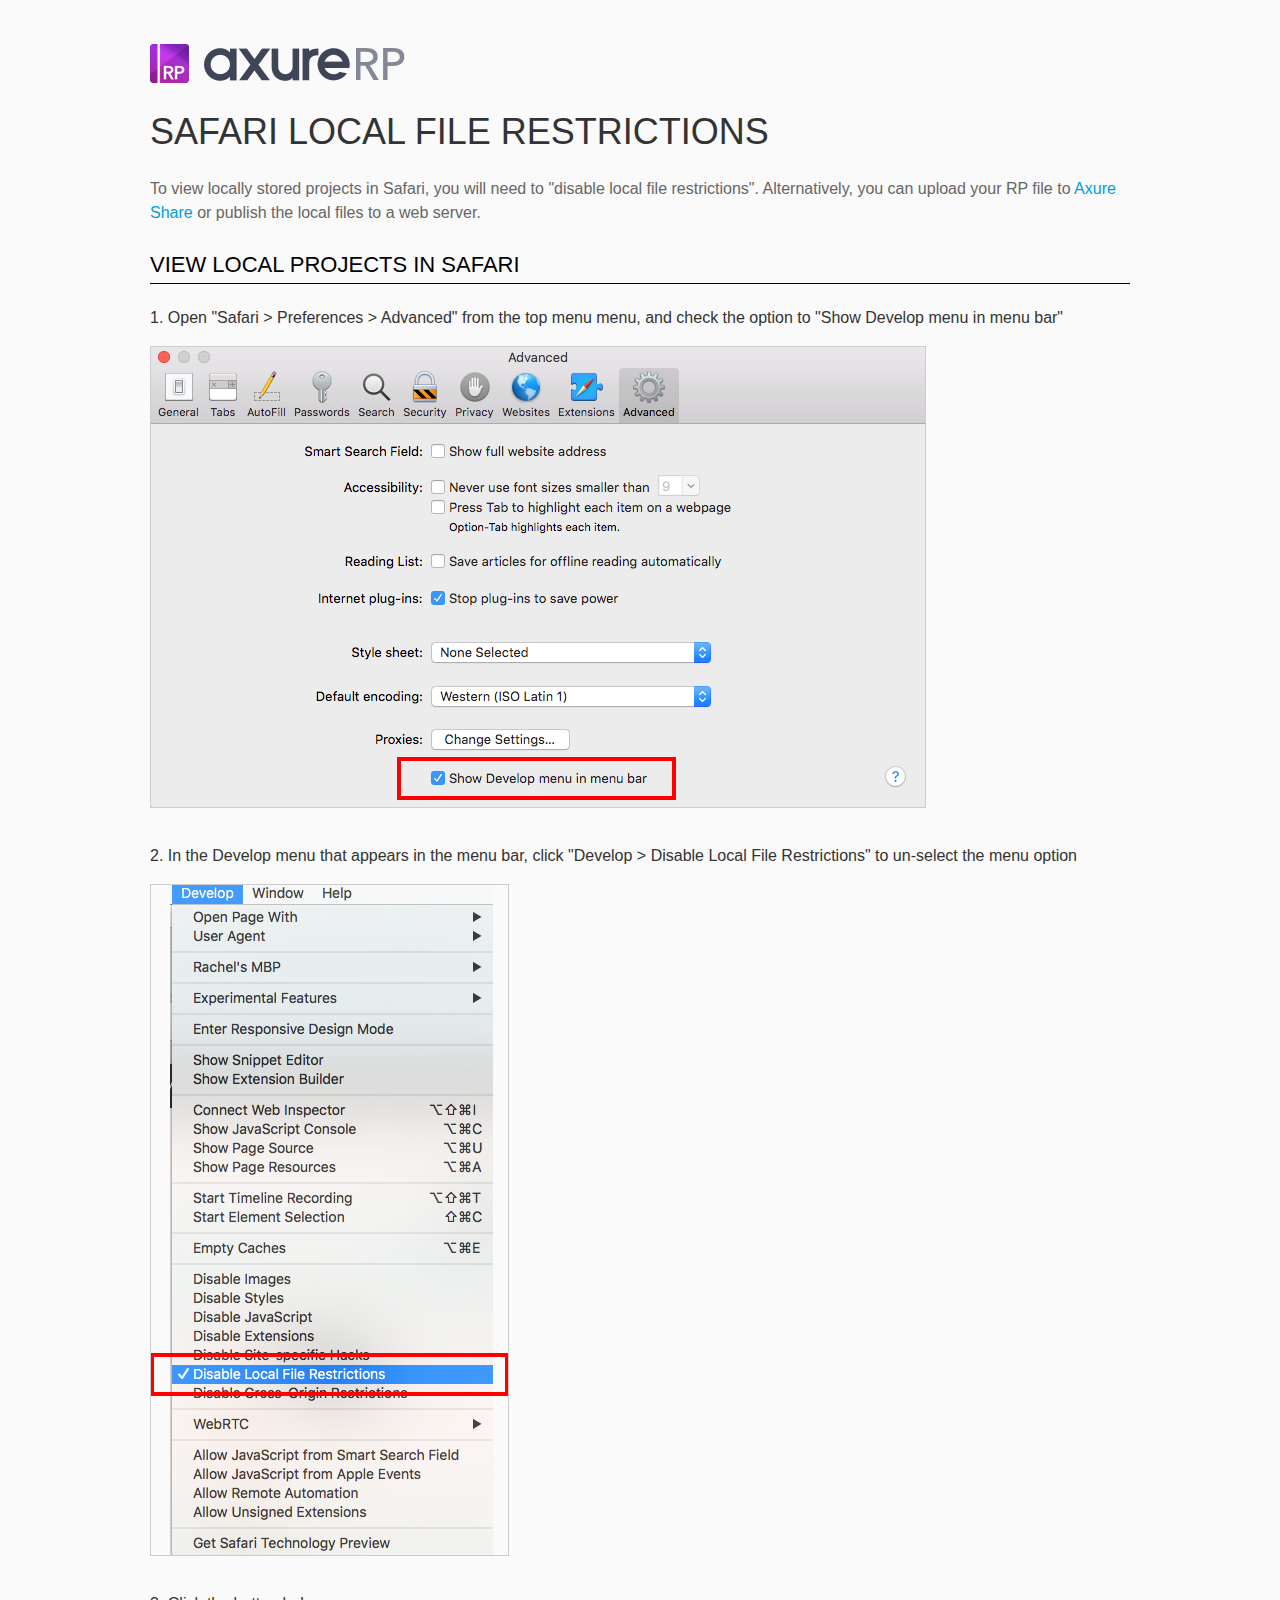
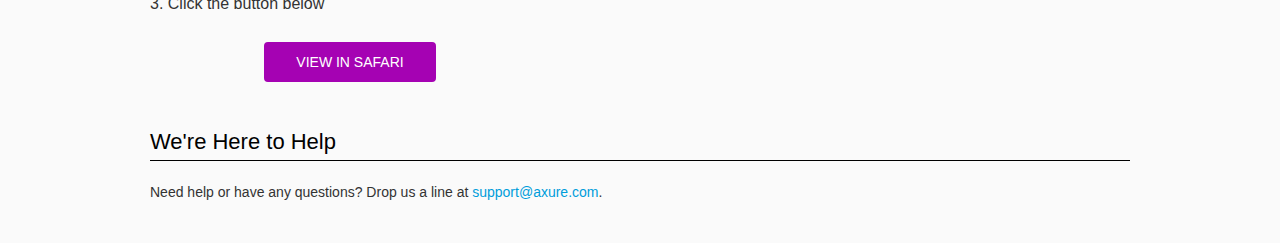
<file: resources/chrome/safari.html>
<html>
<head>
    <title>Axure RP - Safari Local File Restrictions</title>
    <style type="text/css">
        *
        {
            font-family: Helvetica, Arial, sans-serif;
        }
        body
        {
            text-align: center;
            background-color: #fafafa;
        }
        p
        {
            font-size: 14px;
            line-height: 18px;
            color: #333333;
        }
        div.container
        {
            width: 980px;
            margin-left: auto;
            margin-right: auto;
            text-align: left;
        }
        a
        {
            text-decoration: none;
            color: #009dda;
        }
        .button
        {
            background: #A502B3;
            font: normal 16px Arial, sans-serif;
            color: #FFFFFF;
            padding: 10px 30px 10px 30px;
            border: 2px solid #A502B3;
            display: inline-block;
            margin-top: 10px;
            text-transform: uppercase;
            font-size: 14px;
	    border-radius: 4px;
        }
        a:hover.button
        {
            border: 2px solid #A502B3;
	    color: #A502B3;
	    background-color: #FFFFFF;
        }
        div.left
        {
            width: 400px;
            float: left;
            margin-right: 80px;
        }
        div.right
        {
            width: 400px;
            float: left;
        }
        div.buttonContainer
        {
            text-align: center;
        }
        h1
        {
            font-size: 36px;
            color: #333333;
            line-height: 50px;
            margin-bottom: 20px;
            font-weight: normal;
        }
        h2
        {
            font-size: 24px;
            font-weight: normal;
            color: #08639C;
            text-align: center;
        }
        h3
        {
            font-size: 16px;
            line-height: 24px;
            color: #333333;
            font-weight: normal;
        }
        .heading
        {
            border-bottom: 1px solid black;
	    height: 36px;
            line-height: 36px;
            font-size: 22px;
            color: #000000;
        }
        span.faq
        {
            font-size: 16px;
            font-weight: normal;
	    text-transform: uppercase;
            color: #333333;
            display: block;
        }
    </style>
</head>
<body>
    <div class="container">
        <br />
        <br />
        <img src="axure_logo.png" alt="axure" />
        <br />
        <h1>
            SAFARI LOCAL FILE RESTRICTIONS</h1>
        <p style="font-size: 16px; line-height: 24px; color: #666666; margin-top: 10px;">
            To view locally stored projects in Safari, you will need to "disable local file restrictions". Alternatively,
            you can upload your RP file to <a href="https://share.axure.com">Axure Share</a> or publish the local files to a web server.</p>
        <h3 class="heading">
            VIEW LOCAL PROJECTS IN SAFARI</h3>
        <div class="">
            <h3>
                1. Open "Safari > Preferences > Advanced" from the top menu menu, and check the option to "Show Develop menu in menu bar"</h3>
            <img src="safari_advanced.png" alt="advanced" />
        </div>
        <div style="clear: both; height: 20px;">
            &nbsp;
        </div>
        <div class="">
            <h3>
                2. In the Develop menu that appears in the menu bar, click "Develop > Disable Local File Restrictions" to un-select the menu option</h3>
            <img src="safari_restrictions.png" alt="extensions" />
        </div>
        <div style="clear: both; height: 20px;">
            &nbsp;</div>
        <div class="left">
            <h3>
                3. Click the button below
            </h3>
            <div class="buttonContainer">
                <a class="button" href="../../start.html">View in Safari</a>
            </div>
        </div>
        <div style="clear: both; height: 20px;">
        </div>
        <h3 class="heading">
            We're Here to Help</h3>
        <p>
            Need help or have any questions? Drop us a line at <a href="mailto:support@axure.com">
                support@axure.com</a>.
        </p>
        <div style="clear: both; height: 20px;">
        </div>
    </div>
</body>
</html>
</file>
<file: resources/css/axure_rp_page.css>
﻿/* so the window resize fires within a frame in IE7 */
html, body {
    height: 100%;
}

a {
    color: inherit;
}

p {
    margin: 0px;
    text-rendering: optimizeLegibility;
    font-feature-settings: "kern" 1;
    -webkit-font-feature-settings: "kern";
    -moz-font-feature-settings: "kern";
    -moz-font-feature-settings: "kern=1";
    font-kerning: normal;
}

iframe {
    background: #FFFFFF;
}

/* to match IE with C, FF */
input {
    padding: 1px 0px 1px 0px;
    box-sizing: border-box;
    -moz-box-sizing: border-box;
}

textarea {
    margin: 0px;
    box-sizing: border-box;
    -moz-box-sizing: border-box;
}

div.intcases {
    font-family: arial; 
    font-size: 12px;
    text-align:left; 
    border:1px solid #AAA; 
    background:#FFF none repeat scroll 0% 0%; 
    z-index:9999; 
    visibility:hidden; 
    position:absolute;
    padding: 0px;
    border-radius: 3px;
    white-space: nowrap;
}

div.intcaselink {
    cursor: pointer;
    padding: 3px 8px 3px 8px;
    margin: 5px;
    background:#EEE none repeat scroll 0% 0%; 
    border:1px solid #AAA;
    border-radius: 3px;
}

div.refpageimage {
    position: absolute;
    left: 0px;
    top: 0px;
    font-size: 0px;
    width: 16px;
    height: 16px;
    cursor: pointer;
    background-image: url(images/newwindow.gif);
    background-repeat: no-repeat;
}

div.annnoteimage {
    position: absolute;
    left: 0px;
    top: 0px;
    font-size: 0px;
    /*width: 16px;
    height: 12px;*/
    cursor: help;
    /*background-image: url(images/note.gif);*/
    /*background-repeat: no-repeat;*/
    width: 13px;
    height: 12px;
    padding-top: 1px;
    text-align: center;
    background-color: #138CDD;
    -moz-box-shadow: 1px 1px 3px #aaa;
    -webkit-box-shadow: 1px 1px 3px #aaa;
    box-shadow: 1px 1px 3px #aaa;
}

div.annnoteline {
    display: inline-block;
    width: 9px;
    height: 1px;
    border-bottom: 1px solid white;
    margin-top: 1px;
}

div.annnotelabel {
    position: absolute;
    left: 0px;
    top: 0px;
    font-family: Helvetica,Arial;
    font-size: 10px;
    /*border: 1px solid rgb(166,221,242);*/
    cursor: help;
    /*background:rgb(0,157,217) none repeat scroll 0% 0%;*/ 
    padding: 1px 3px 1px 3px;
    white-space: nowrap;
    color: white;
    
    background-color: #138CDD;
    -moz-box-shadow: 1px 1px 3px #aaa;
    -webkit-box-shadow: 1px 1px 3px #aaa;
    box-shadow: 1px 1px 3px #aaa;
}

.annotation {
    font-size: 12px;
    padding-left: 2px;
    margin-bottom: 5px;
}

.annotationName {
    /*font-size: 13px;
    font-weight: bold;
    margin-bottom: 3px;
    white-space: nowrap;*/

    font-family: 'Trebuchet MS';
    font-size: 14px;
    font-weight: bold;
    margin-bottom: 5px;
    white-space: nowrap;
}

.annotationValue {
    font-family: Arial, Helvetica, Sans-Serif;
    font-size: 12px;
    color: #4a4a4a;
    line-height: 21px;
    margin-bottom: 20px;
}

.noteLink {
    text-decoration: inherit;
    color: inherit;
}

.noteLink:hover {
    background-color: white;
}

/* this is a fix for the issue where dialogs jump around and takes the text-align from the body */
.dialogFix {
    position:absolute;
    text-align:left;
    border: 1px solid #8f949a;
}


@keyframes pulsate {
  from {
    box-shadow: 0 0 10px #15d6ba;
  }
  to {
    box-shadow: 0 0 20px #15d6ba;
  }
}

@-webkit-keyframes pulsate {
  from {
    -webkit-box-shadow: 0 0 10px #15d6ba;
    box-shadow: 0 0 10px #15d6ba;
  }
  to {
    -webkit-box-shadow: 0 0 20px #15d6ba;
    box-shadow: 0 0 20px #15d6ba;
  }
}
 
@-moz-keyframes pulsate {
  from {
    -moz-box-shadow: 0 0 10px #15d6ba;
    box-shadow: 0 0 10px #15d6ba;
  }
  to {
    -moz-box-shadow: 0 0 20px #15d6ba;
    box-shadow: 0 0 20px #15d6ba;
  }
}

.legacyPulsateBorder {
    /*border: 5px solid #15d6ba;
    margin: -5px;*/
    -moz-box-shadow: 0 0 10px 3px #15d6ba;
    box-shadow: 0 0 10px 3px #15d6ba;
}

.pulsateBorder {
  animation-name: pulsate;
  animation-timing-function: ease-in-out;
  animation-duration: 0.9s;
  animation-iteration-count: infinite;
  animation-direction: alternate;
  
  -webkit-animation-name: pulsate;
  -webkit-animation-timing-function: ease-in-out;
  -webkit-animation-duration: 0.9s;
  -webkit-animation-iteration-count: infinite;
  -webkit-animation-direction: alternate;

  -moz-animation-name: pulsate;
  -moz-animation-timing-function: ease-in-out;
  -moz-animation-duration: 0.9s;
  -moz-animation-iteration-count: infinite;
  -moz-animation-direction: alternate;
}

.ax_default_hidden, .ax_default_unplaced{
    display: none;
    visibility: hidden;
}

.widgetNoteSelected {
    -moz-box-shadow: 0 0 10px 3px #138CDD;
    box-shadow: 0 0 10px 3px #138CDD;
    /*-moz-box-shadow: 0 0 20px #3915d6;
    box-shadow: 0 0 20px #3915d6;*/
    /*border: 3px solid #3915d6;*/
    /*margin: -3px;*/
}


.singleImg {
    display: none;
    visibility: hidden;
}
</file>
<file: data/styles.css>
﻿.ax_default {
  font-family:'Arial Normal', 'Arial';
  font-weight:400;
  font-style:normal;
  font-size:13px;
  color:#333333;
  text-align:center;
  line-height:normal;
}
.box_1 {
}
.box_2 {
}
.box_3 {
}
.image {
}
.placeholder {
}
.button {
}
.primary_button {
  color:#FFFFFF;
}
._一级标题 {
  font-family:'Arial Normal', 'Arial';
  font-weight:bold;
  font-style:normal;
  font-size:32px;
  text-align:left;
}
._二级标题 {
  font-family:'Arial Normal', 'Arial';
  font-weight:bold;
  font-style:normal;
  font-size:24px;
  text-align:left;
}
._三级标题 {
  font-family:'Arial Normal', 'Arial';
  font-weight:bold;
  font-style:normal;
  font-size:18px;
  text-align:left;
}
._四级标题 {
  font-family:'Arial Normal', 'Arial';
  font-weight:bold;
  font-style:normal;
  font-size:14px;
  text-align:left;
}
._五级标题 {
  font-family:'Arial Normal', 'Arial';
  font-weight:bold;
  font-style:normal;
  text-align:left;
}
._六级标题 {
  font-family:'Arial Normal', 'Arial';
  font-weight:bold;
  font-style:normal;
  font-size:10px;
  text-align:left;
}
.label {
  font-size:14px;
  text-align:left;
}
._文本段落 {
  text-align:left;
}
.text_field {
  color:#000000;
  text-align:left;
}
.icon {
}
</file>
<file: files/index/styles.css>
﻿body {
  margin:0px;
  background-image:none;
  position:static;
  left:auto;
  width:876px;
  margin-left:0;
  margin-right:0;
  text-align:left;
}
#base {
  position:absolute;
  z-index:0;
}
#u0_div {
  border-width:0px;
  position:absolute;
  left:0px;
  top:0px;
  width:243px;
  height:37px;
  background:inherit;
  background-color:rgba(255, 255, 255, 0);
  border:none;
  border-radius:0px;
  -moz-box-shadow:none;
  -webkit-box-shadow:none;
  box-shadow:none;
  font-family:'Arial Negreta', 'Arial Normal', 'Arial';
  font-weight:700;
  font-style:normal;
}
#u0 {
  border-width:0px;
  position:absolute;
  left:98px;
  top:90px;
  width:243px;
  height:37px;
  font-family:'Arial Negreta', 'Arial Normal', 'Arial';
  font-weight:700;
  font-style:normal;
}
#u0_text {
  border-width:0px;
  position:absolute;
  left:0px;
  top:0px;
  width:243px;
  white-space:nowrap;
}
#u1_div {
  border-width:0px;
  position:absolute;
  left:0px;
  top:0px;
  width:778px;
  height:464px;
  background:inherit;
  background-color:rgba(242, 242, 242, 1);
  border:none;
  border-radius:0px;
  -moz-box-shadow:none;
  -webkit-box-shadow:none;
  box-shadow:none;
}
#u1 {
  border-width:0px;
  position:absolute;
  left:98px;
  top:171px;
  width:778px;
  height:464px;
}
#u1_text {
  border-width:0px;
  position:absolute;
  left:0px;
  top:0px;
  width:0px;
  visibility:hidden;
  word-wrap:break-word;
}
#u2_div {
  border-width:0px;
  position:absolute;
  left:0px;
  top:0px;
  width:113px;
  height:18px;
  background:inherit;
  background-color:rgba(255, 255, 255, 0);
  border:none;
  border-radius:0px;
  -moz-box-shadow:none;
  -webkit-box-shadow:none;
  box-shadow:none;
  font-size:28px;
}
#u2 {
  border-width:0px;
  position:absolute;
  left:140px;
  top:389px;
  width:113px;
  height:18px;
  font-size:28px;
}
#u2_text {
  border-width:0px;
  position:absolute;
  left:0px;
  top:0px;
  width:113px;
  white-space:nowrap;
}
#u3_div {
  border-width:0px;
  position:absolute;
  left:0px;
  top:0px;
  width:140px;
  height:40px;
  background:inherit;
  background-color:rgba(22, 155, 213, 1);
  border:none;
  border-radius:5px;
  -moz-box-shadow:none;
  -webkit-box-shadow:none;
  box-shadow:none;
  font-size:18px;
}
#u3 {
  border-width:0px;
  position:absolute;
  left:278px;
  top:469px;
  width:140px;
  height:40px;
  font-size:18px;
}
#u3_text {
  border-width:0px;
  position:absolute;
  left:2px;
  top:9px;
  width:136px;
  word-wrap:break-word;
}
#u4 {
  border-width:0px;
  position:absolute;
  left:278px;
  top:379px;
  width:337px;
  height:53px;
}
#u4_input {
  position:absolute;
  left:0px;
  top:0px;
  width:337px;
  height:53px;
  font-family:'Arial Normal', 'Arial';
  font-weight:400;
  font-style:normal;
  font-size:13px;
  text-decoration:none;
  color:#000000;
  text-align:left;
}
#u4_ann {
  border-width:0px;
  position:absolute;
  left:608px;
  top:375px;
  width:1px;
  height:1px;
}
#u5_div {
  border-width:0px;
  position:absolute;
  left:0px;
  top:0px;
  width:403px;
  height:37px;
  background:inherit;
  background-color:rgba(255, 255, 255, 0);
  border:none;
  border-radius:0px;
  -moz-box-shadow:none;
  -webkit-box-shadow:none;
  box-shadow:none;
  font-family:'Arial Negreta', 'Arial Normal', 'Arial';
  font-weight:700;
  font-style:normal;
}
#u5 {
  border-width:0px;
  position:absolute;
  left:98px;
  top:730px;
  width:403px;
  height:37px;
  font-family:'Arial Negreta', 'Arial Normal', 'Arial';
  font-weight:700;
  font-style:normal;
}
#u5_text {
  border-width:0px;
  position:absolute;
  left:0px;
  top:0px;
  width:403px;
  white-space:nowrap;
}
#u6_div {
  border-width:0px;
  position:absolute;
  left:0px;
  top:0px;
  width:437px;
  height:387px;
  background:inherit;
  background-color:rgba(255, 255, 255, 1);
  box-sizing:border-box;
  border-width:1px;
  border-style:solid;
  border-color:rgba(121, 121, 121, 1);
  border-radius:0px;
  -moz-box-shadow:none;
  -webkit-box-shadow:none;
  box-shadow:none;
}
#u6 {
  border-width:0px;
  position:absolute;
  left:98px;
  top:842px;
  width:437px;
  height:387px;
}
#u6_text {
  border-width:0px;
  position:absolute;
  left:0px;
  top:0px;
  width:0px;
  visibility:hidden;
  word-wrap:break-word;
}
#u7_div {
  border-width:0px;
  position:absolute;
  left:0px;
  top:0px;
  width:215px;
  height:40px;
  background:inherit;
  background-color:rgba(22, 155, 213, 1);
  border:none;
  border-radius:5px;
  -moz-box-shadow:none;
  -webkit-box-shadow:none;
  box-shadow:none;
}
#u7 {
  border-width:0px;
  position:absolute;
  left:203px;
  top:1089px;
  width:215px;
  height:40px;
}
#u7_text {
  border-width:0px;
  position:absolute;
  left:2px;
  top:12px;
  width:211px;
  word-wrap:break-word;
}
#u8_div {
  border-width:0px;
  position:absolute;
  left:0px;
  top:0px;
  width:215px;
  height:40px;
  background:inherit;
  background-color:rgba(22, 155, 213, 1);
  border:none;
  border-radius:5px;
  -moz-box-shadow:none;
  -webkit-box-shadow:none;
  box-shadow:none;
}
#u8 {
  border-width:0px;
  position:absolute;
  left:203px;
  top:1156px;
  width:215px;
  height:40px;
}
#u8_text {
  border-width:0px;
  position:absolute;
  left:2px;
  top:12px;
  width:211px;
  word-wrap:break-word;
}
#u9_img {
  border-width:0px;
  position:absolute;
  left:0px;
  top:0px;
  width:300px;
  height:170px;
}
#u9 {
  border-width:0px;
  position:absolute;
  left:167px;
  top:874px;
  width:300px;
  height:170px;
}
#u9_text {
  border-width:0px;
  position:absolute;
  left:0px;
  top:0px;
  width:0px;
  visibility:hidden;
  word-wrap:break-word;
}
</file>
<file: files/page2/styles.css>
﻿body {
  margin:0px;
  background-image:none;
  position:static;
  left:auto;
  width:801px;
  margin-left:0;
  margin-right:0;
  text-align:left;
}
#base {
  position:absolute;
  z-index:0;
}
#u10_img {
  border-width:0px;
  position:absolute;
  left:0px;
  top:0px;
  width:50px;
  height:38px;
}
#u10 {
  border-width:0px;
  position:absolute;
  left:93px;
  top:249px;
  width:50px;
  height:38px;
}
#u10_text {
  border-width:0px;
  position:absolute;
  left:0px;
  top:0px;
  width:0px;
  visibility:hidden;
  word-wrap:break-word;
}
#u11_div {
  border-width:0px;
  position:absolute;
  left:0px;
  top:0px;
  width:641px;
  height:37px;
  background:inherit;
  background-color:rgba(255, 255, 255, 0);
  border:none;
  border-radius:0px;
  -moz-box-shadow:none;
  -webkit-box-shadow:none;
  box-shadow:none;
  font-family:'Arial Negreta', 'Arial Normal', 'Arial';
  font-weight:700;
  font-style:normal;
  color:#006600;
}
#u11 {
  border-width:0px;
  position:absolute;
  left:160px;
  top:256px;
  width:641px;
  height:37px;
  font-family:'Arial Negreta', 'Arial Normal', 'Arial';
  font-weight:700;
  font-style:normal;
  color:#006600;
}
#u11_text {
  border-width:0px;
  position:absolute;
  left:0px;
  top:0px;
  width:641px;
  white-space:nowrap;
}
#u12_div {
  border-width:0px;
  position:absolute;
  left:0px;
  top:0px;
  width:1px;
  height:14px;
  background:inherit;
  background-color:rgba(255, 255, 255, 0);
  border:none;
  border-radius:0px;
  -moz-box-shadow:none;
  -webkit-box-shadow:none;
  box-shadow:none;
}
#u12 {
  border-width:0px;
  position:absolute;
  left:160px;
  top:323px;
  width:1px;
  height:14px;
}
#u12_text {
  border-width:0px;
  position:absolute;
  left:0px;
  top:0px;
  width:0px;
  visibility:hidden;
  white-space:nowrap;
}
#u13_div {
  border-width:0px;
  position:absolute;
  left:0px;
  top:0px;
  width:300px;
  height:15px;
  background:inherit;
  background-color:rgba(255, 255, 255, 0);
  border:none;
  border-radius:0px;
  -moz-box-shadow:none;
  -webkit-box-shadow:none;
  box-shadow:none;
}
#u13 {
  border-width:0px;
  position:absolute;
  left:182px;
  top:337px;
  width:300px;
  height:15px;
}
#u13_text {
  border-width:0px;
  position:absolute;
  left:0px;
  top:0px;
  width:0px;
  visibility:hidden;
  word-wrap:break-word;
}
#u14_div {
  border-width:0px;
  position:absolute;
  left:0px;
  top:0px;
  width:610px;
  height:18px;
  background:inherit;
  background-color:rgba(255, 255, 255, 0);
  border:none;
  border-radius:0px;
  -moz-box-shadow:none;
  -webkit-box-shadow:none;
  box-shadow:none;
  font-size:14px;
}
#u14 {
  border-width:0px;
  position:absolute;
  left:160px;
  top:319px;
  width:610px;
  height:18px;
  font-size:14px;
}
#u14_text {
  border-width:0px;
  position:absolute;
  left:0px;
  top:0px;
  width:610px;
  word-wrap:break-word;
}
</file>
<file: files/page3/styles.css>
﻿body {
  margin:0px;
  background-image:none;
  position:static;
  left:auto;
  width:738px;
  margin-left:0;
  margin-right:0;
  text-align:left;
}
#base {
  position:absolute;
  z-index:0;
}
#u15 {
  border-width:0px;
  position:absolute;
  left:85px;
  top:94px;
  width:653px;
  height:576px;
  overflow:hidden;
}
#u15_state0 {
  border-width:0px;
  position:absolute;
  left:0px;
  top:0px;
  width:653px;
  height:576px;
  -ms-overflow-x:hidden;
  overflow-x:hidden;
  -ms-overflow-y:hidden;
  overflow-y:hidden;
  background-image:none;
}
#u15_state0_content {
  border-width:0px;
  position:absolute;
  left:0px;
  top:0px;
  width:1px;
  height:1px;
}
#u16_div {
  border-width:0px;
  position:absolute;
  left:0px;
  top:0px;
  width:430px;
  height:357px;
  background:inherit;
  background-color:rgba(255, 255, 255, 1);
  box-sizing:border-box;
  border-width:1px;
  border-style:solid;
  border-color:rgba(121, 121, 121, 1);
  border-radius:0px;
  -moz-box-shadow:none;
  -webkit-box-shadow:none;
  box-shadow:none;
}
#u16 {
  border-width:0px;
  position:absolute;
  left:112px;
  top:124px;
  width:430px;
  height:357px;
}
#u16_text {
  border-width:0px;
  position:absolute;
  left:0px;
  top:0px;
  width:0px;
  visibility:hidden;
  word-wrap:break-word;
}
#u17_div {
  border-width:0px;
  position:absolute;
  left:0px;
  top:0px;
  width:57px;
  height:33px;
  background:inherit;
  background-color:rgba(255, 255, 255, 0);
  border:none;
  border-radius:0px;
  -moz-box-shadow:none;
  -webkit-box-shadow:none;
  box-shadow:none;
  font-family:'Arial Negreta', 'Arial Normal', 'Arial';
  font-weight:700;
  font-style:normal;
  font-size:28px;
}
#u17 {
  border-width:0px;
  position:absolute;
  left:285px;
  top:155px;
  width:57px;
  height:33px;
  font-family:'Arial Negreta', 'Arial Normal', 'Arial';
  font-weight:700;
  font-style:normal;
  font-size:28px;
}
#u17_text {
  border-width:0px;
  position:absolute;
  left:0px;
  top:0px;
  width:57px;
  white-space:nowrap;
}
#u18 {
  border-width:0px;
  position:absolute;
  left:169px;
  top:242px;
  width:300px;
  height:25px;
}
#u18_input {
  position:absolute;
  left:0px;
  top:0px;
  width:300px;
  height:25px;
  font-family:'Arial Normal', 'Arial';
  font-weight:400;
  font-style:normal;
  font-size:13px;
  text-decoration:none;
  color:#000000;
  text-align:left;
}
#u19 {
  border-width:0px;
  position:absolute;
  left:169px;
  top:295px;
  width:300px;
  height:25px;
}
#u19_input {
  position:absolute;
  left:0px;
  top:0px;
  width:300px;
  height:25px;
  font-family:'Arial Normal', 'Arial';
  font-weight:400;
  font-style:normal;
  font-size:13px;
  text-decoration:none;
  color:#000000;
  text-align:left;
}
#u20_div {
  border-width:0px;
  position:absolute;
  left:0px;
  top:0px;
  width:300px;
  height:40px;
  background:inherit;
  background-color:rgba(22, 155, 213, 1);
  border:none;
  border-radius:5px;
  -moz-box-shadow:none;
  -webkit-box-shadow:none;
  box-shadow:none;
}
#u20 {
  border-width:0px;
  position:absolute;
  left:169px;
  top:362px;
  width:300px;
  height:40px;
}
#u20_text {
  border-width:0px;
  position:absolute;
  left:2px;
  top:12px;
  width:296px;
  word-wrap:break-word;
}
#u21_div {
  border-width:0px;
  position:absolute;
  left:0px;
  top:0px;
  width:65px;
  height:15px;
  background:inherit;
  background-color:rgba(255, 255, 255, 0);
  border:none;
  border-radius:0px;
  -moz-box-shadow:none;
  -webkit-box-shadow:none;
  box-shadow:none;
  font-size:13px;
  color:#3366FF;
}
#u21 {
  border-width:0px;
  position:absolute;
  left:410px;
  top:426px;
  width:65px;
  height:15px;
  font-size:13px;
  color:#3366FF;
}
#u21_text {
  border-width:0px;
  position:absolute;
  left:0px;
  top:0px;
  width:65px;
  white-space:nowrap;
}
#u15_state1 {
  border-width:0px;
  position:absolute;
  left:0px;
  top:0px;
  width:653px;
  height:576px;
  visibility:hidden;
  -ms-overflow-x:hidden;
  overflow-x:hidden;
  -ms-overflow-y:hidden;
  overflow-y:hidden;
  background-image:none;
}
#u15_state1_content {
  border-width:0px;
  position:absolute;
  left:0px;
  top:0px;
  width:1px;
  height:1px;
}
#u22_div {
  border-width:0px;
  position:absolute;
  left:0px;
  top:0px;
  width:430px;
  height:357px;
  background:inherit;
  background-color:rgba(255, 255, 255, 1);
  box-sizing:border-box;
  border-width:1px;
  border-style:solid;
  border-color:rgba(121, 121, 121, 1);
  border-radius:0px;
  -moz-box-shadow:none;
  -webkit-box-shadow:none;
  box-shadow:none;
}
#u22 {
  border-width:0px;
  position:absolute;
  left:112px;
  top:124px;
  width:430px;
  height:357px;
}
#u22_text {
  border-width:0px;
  position:absolute;
  left:0px;
  top:0px;
  width:0px;
  visibility:hidden;
  word-wrap:break-word;
}
#u23_div {
  border-width:0px;
  position:absolute;
  left:0px;
  top:0px;
  width:57px;
  height:33px;
  background:inherit;
  background-color:rgba(255, 255, 255, 0);
  border:none;
  border-radius:0px;
  -moz-box-shadow:none;
  -webkit-box-shadow:none;
  box-shadow:none;
  font-family:'Arial Negreta', 'Arial Normal', 'Arial';
  font-weight:700;
  font-style:normal;
  font-size:28px;
}
#u23 {
  border-width:0px;
  position:absolute;
  left:285px;
  top:155px;
  width:57px;
  height:33px;
  font-family:'Arial Negreta', 'Arial Normal', 'Arial';
  font-weight:700;
  font-style:normal;
  font-size:28px;
}
#u23_text {
  border-width:0px;
  position:absolute;
  left:0px;
  top:0px;
  width:57px;
  white-space:nowrap;
}
#u24 {
  border-width:0px;
  position:absolute;
  left:169px;
  top:214px;
  width:300px;
  height:25px;
}
#u24_input {
  position:absolute;
  left:0px;
  top:0px;
  width:300px;
  height:25px;
  font-family:'Arial Normal', 'Arial';
  font-weight:400;
  font-style:normal;
  font-size:13px;
  text-decoration:none;
  color:#000000;
  text-align:left;
}
#u25 {
  border-width:0px;
  position:absolute;
  left:169px;
  top:262px;
  width:300px;
  height:25px;
}
#u25_input {
  position:absolute;
  left:0px;
  top:0px;
  width:300px;
  height:25px;
  font-family:'Arial Normal', 'Arial';
  font-weight:400;
  font-style:normal;
  font-size:13px;
  text-decoration:none;
  color:#000000;
  text-align:left;
}
#u26_div {
  border-width:0px;
  position:absolute;
  left:0px;
  top:0px;
  width:300px;
  height:40px;
  background:inherit;
  background-color:rgba(22, 155, 213, 1);
  border:none;
  border-radius:5px;
  -moz-box-shadow:none;
  -webkit-box-shadow:none;
  box-shadow:none;
}
#u26 {
  border-width:0px;
  position:absolute;
  left:169px;
  top:359px;
  width:300px;
  height:40px;
}
#u26_text {
  border-width:0px;
  position:absolute;
  left:2px;
  top:12px;
  width:296px;
  word-wrap:break-word;
}
#u27_div {
  border-width:0px;
  position:absolute;
  left:0px;
  top:0px;
  width:116px;
  height:15px;
  background:inherit;
  background-color:rgba(255, 255, 255, 0);
  border:none;
  border-radius:0px;
  -moz-box-shadow:none;
  -webkit-box-shadow:none;
  box-shadow:none;
  font-size:13px;
  color:#3366FF;
}
#u27 {
  border-width:0px;
  position:absolute;
  left:353px;
  top:425px;
  width:116px;
  height:15px;
  font-size:13px;
  color:#3366FF;
}
#u27_text {
  border-width:0px;
  position:absolute;
  left:0px;
  top:0px;
  width:116px;
  white-space:nowrap;
}
#u28 {
  border-width:0px;
  position:absolute;
  left:169px;
  top:308px;
  width:300px;
  height:25px;
}
#u28_input {
  position:absolute;
  left:0px;
  top:0px;
  width:300px;
  height:25px;
  font-family:'Arial Normal', 'Arial';
  font-weight:400;
  font-style:normal;
  font-size:13px;
  text-decoration:none;
  color:#000000;
  text-align:left;
}
</file>
<file: resources/css/default.css>
﻿body {
  font-family : Arial, Helvetica, Sans-Serif;
  background-color: #8f949a;
  overflow:hidden;
}
a {
  cursor: pointer;
}

input[type="radio"], input[type="checkbox"] {
    margin: 0px 9px 0px 0px;
    vertical-align: bottom;
}

input {
    -webkit-box-sizing: border-box;
    -moz-box-sizing: border-box;
    box-sizing: border-box;
}

#maximizePanelContainer {
  font-size: 4px;
  position:absolute;
  left: 0px;
  top: 0px;
  width: 55px;
  height: 20px;
  overflow: visible;
  z-index: 1000;
}
#maximizePanelOver {
    position: absolute;
    left: 0px;
    top: 0px;
    width: 55px;
    height: 20px;
}
.maximizePanel {
    position: absolute;
    left: 0px;
    top: 0px;
    width: 55px;
    height: 20px;
    background: #a2a2a2 url('../images/expand.png') no-repeat center center;
    background: url('../images/expand.svg') no-repeat center center, linear-gradient(rgba(200,200,200,.5),rgba(200,200,200,.5));
    cursor: pointer;
}

#interfaceControlFrameMinimizeContainer {
  position:absolute;
    top: 0px;
    left: 0px;
  font-size: 2px; /*for IE*/
  text-align: right;
  z-index: 100;
    height: 20px;
    width: 55px;
    background-color: #62666b;
}
#interfaceControlFrameMinimizeContainer a {
    display: inline-block;
    width: 55px;
    height: 20px;
    font-size: 2px;
    background: url('../images/close.png') no-repeat center center;
    background: url('../images/close.svg') no-repeat center center, linear-gradient(transparent,transparent);
    text-decoration: none;
}

.hashover #interfaceControlFrameMinimizeContainer a:hover {
    background: url('../images/close_hover.png') no-repeat center center;
    background: url('../images/close_hover.svg') no-repeat center center, linear-gradient(transparent,transparent);
}

#interfaceControlFrame {
    margin: 0px 0px 0px 55px;
}

#interfaceControlFrameCloseContainer {
    /*display: none;*/
    position:absolute;
    bottom: 0px;
    left: 0px;
    font-size: 9px;
    font-family: 'Trebuchet MS';
    font-weight: bold;
    letter-spacing: 1px;
    z-index: 100;
    width: 55px;
    background-color: #62666b;
    text-align: center;  
}
#interfaceControlFrameCloseContainer a {
    display: inline-block;
    width: 55px;
    color: #ffffff;
    padding: 5px 0px;
}

#interfaceControlFrameHeader li a {
    display: block;
    width: 54px;
    height: 78px;
    text-align: center;
    padding-top: 50px;
    outline: none;
    margin-right: 1px;
    text-decoration: none;
    color: #ffffff;
    white-space: nowrap;
    background-color: transparent;
    background-repeat: no-repeat;
    background-position: 50% 17px;
    box-sizing: border-box;
    -moz-box-sizing: border-box;
    -webkit-box-sizing: border-box;
    border-left: 4px solid transparent;
    border-right: 4px solid transparent;
}

.hashover #interfaceControlFrameHeader li a:hover {
    background-color: transparent;
    background-repeat: no-repeat;
    background-position: 50% 17px;
    color: #c2c2c2;
}

#interfaceControlFrameHeader li a.selected, #interfaceControlFrameHeader li a.selected:hover {
    background-color: #f5f5f5;
    background-repeat: no-repeat;
    background-position: 50% 17px;
    color: #62666b;
    border-left: 5px solid #138CDD;
}

#interfaceControlFrameHeaderContainer {
    float: left;
    overflow: visible;
    width: 55px;
    margin-left: -55px;
    margin-top: 20px;
}

#interfaceControlFrameHeader {
    position: relative;
    list-style: none;
    font-size: 8px;
    z-index: 50;
    font-family: 'Trebuchet MS';
    font-weight: bold;
    letter-spacing: 1px;
}

#interfaceControlFrameContainer {
    float: right;
    background-color: #f5f5f5;
    overflow: hidden;
    width: 100%;
}

#interfaceControlFrameLogoContainer {
  background-color: White;
  padding: 20px 10px 10px 10px;
  overflow: hidden;
}

#interfaceControlFrameLogoImageContainer {
  text-align: center;
}

#interfaceControlFrameLogoCaptionContainer {
  text-align: center;
  margin: 5px 10px 0px 10px;
  font-size: 12px;
  color: #4a4a4a;
}

#logoImage {
    width: 100%;
}

.emptyStateContainer {
    text-align: center;
    padding: 0px 10px;
    margin-top: 32px
}

.emptyStateTitle {
    margin: 0px 0px 9px 0px;
    font-weight: bold;
}

.emptyStateContent {
    line-height: 16px;
}

.dottedDivider {
    height: 2px;
    margin: 15px 0px 15px 0px;
    background: url('../images/divider.png') no-repeat center center;
    background: url('../images/divider.svg') no-repeat center center, linear-gradient(transparent,transparent);
}

.nondottedDivider {
    height: 2px;
    margin: 9px 0px 9px 0px;
}
</file>
<file: plugins/sitemap/styles/sitemap.css>
﻿
#sitemapHost {
    font-size: 12px;
    color:#4a4a4a;
    height: 100%;
}

#sitemapHostBtn a {
    background: url('images/sitemap_on.png');
    background: url('images/sitemap_on.svg'),linear-gradient(transparent, transparent);
}

.hashover #sitemapHostBtn a:hover {
    background: url('images/sitemap_hover.png');
    background: url('images/sitemap_hover.svg'),linear-gradient(transparent, transparent);
}

#sitemapHostBtn a.selected, #sitemapHostBtn a.selected:hover {
    background: url('images/sitemap_off.png');
    background: url('images/sitemap_off.svg'),linear-gradient(transparent, transparent);
}

#sitemapHost .pageButtonHeader {
    top: -27px;
}

#sitemapTreeContainer {
    overflow: auto;
    width: 100%;
    height: 100%;
    -webkit-overflow-scrolling: touch;
}

.sitemapTree {
    margin: 0px 0px 10px 0px;
    overflow:visible;
}

.sitemapTree ul {
    list-style-type: none;
    margin: 0px 0px 0px 0px;
    padding-left: 0px;
}

.sitemapPlusMinusLink 
{
}

.sitemapMinus 
{
	vertical-align:middle;
    background: url('images/minus.gif');
    background-repeat: no-repeat;
	margin-right: 3px;	
	margin-bottom: 1px;
    height:9px;
    width:9px;
    display:inline-block;
}

.sitemapPlus 
{
	vertical-align:middle;
    background: url('images/plus.gif');
    background-repeat: no-repeat;
	margin-right: 3px;	
	margin-bottom: 1px;
	height:9px;
    width:9px;
    display:inline-block;
}

.sitemapPageLink 
{
    margin-left: 0px;
}

.sitemapPageIcon 
{
	margin: 0px 0px -3px 4px;
    width: 16px;
    height: 16px;
    display: inline-block;
    background: url('images/page.png') no-repeat center center;
    background: url('images/page.svg') no-repeat center center, linear-gradient(transparent,transparent);
}

.sitemapFlowIcon
{
    background: url('images/flow.png') no-repeat center center;
    background: url('images/flow.svg') no-repeat center center, linear-gradient(transparent,transparent);
}

.sitemapFolderIcon
{
    background: url('images/folder_closed.png') no-repeat center center;
    background: url('images/folder_closed.svg') no-repeat center center, linear-gradient(transparent,transparent);
}

.sitemapFolderOpenIcon
{
    background: url('images/folder_open.png') no-repeat center center;
    background: url('images/folder_open.svg') no-repeat center center, linear-gradient(transparent,transparent);
}

.sitemapPageName 
{
    margin-left: 7px;
}

.sitemapNode 
{
    /*margin:4px 0px 4px 0px;*/
    white-space:nowrap;
}

.sitemapPageLinkContainer {
    /*display: inline-block;*/
    margin-left: 0px;
    padding: 4px 0px 4px 0px;
}
/*
.sitemapNode div
{
	padding-top: 1px; 
	padding-bottom: 3px;
    padding-left: 20px;
	height: 14px;
}
*/

.sitemapExpandableNode 
{
	margin-left: 0px;
}

.sitemapHighlight 
{
    /*display: inline-block;*/
	background-color : #C8E0F0;
    font-weight: bold;
}

.sitemapGreyedName
{
	color: #AAA;
}


.pluginNameHeader
{
    font-family: 'Trebuchet MS';
	font-size: 12px;
    letter-spacing: 1px;
	/*font-weight: bold;*/
	white-space: nowrap;
    margin-bottom: 5px;
}

.pageNameHeader
{
    font-family: 'Trebuchet MS';
    /*display: inline-block;*/
    /*float: left;*/
	font-size: 15px;
	font-weight: bold;
	/*height: 23px;*/
    padding-right: 77px;
	white-space: nowrap;
    overflow: hidden;
    text-overflow: ellipsis;
}

.pageButtonHeader
{
    float: right;
    position: relative;
    /*width: 72px;*/
	height: 24px;
    top: -22px;
    margin-bottom: -24px;
}

.sitemapHeader
{
    padding-top: 27px;
    border-bottom: 1px solid #d9d9d9;
    min-width: 110px;
}

.sitemapToolbar {
    margin: 0px 5px 14px 12px;
}

.sitemapToolbarButton
{
    float: left;
    width: 22px;
    height: 22px;
    border: 1px solid transparent;
}

#linksButton {
    background: url('images/share.png') no-repeat center center;
    background: url('images/share.svg') no-repeat center center, linear-gradient(transparent,transparent);
}

#linksButton:hover {
    background: url('images/share_hover.png') no-repeat center center;
    background: url('images/share_hover.svg') no-repeat center center, linear-gradient(transparent,transparent);
}

#linksButton.sitemapToolbarButtonSelected, .hashover #linksButton.sitemapToolbarButtonSelected:hover {
    background: url('images/share_on.png') no-repeat center center;
    background: url('images/share_on.svg') no-repeat center center, linear-gradient(transparent,transparent);
}

#adaptiveButton {
    background: url('images/views.png') no-repeat center center;
    background: url('images/views.svg') no-repeat center center, linear-gradient(transparent,transparent);
}

#adaptiveButton:hover {
    background: url('images/views_hover.png') no-repeat center center;
    background: url('images/views_hover.svg') no-repeat center center, linear-gradient(transparent,transparent);
}

#adaptiveButton.sitemapToolbarButtonSelected, #adaptiveButton.sitemapToolbarButtonSelected:hover {
    background: url('images/views_on.png') no-repeat center center;
    background: url('images/views_on.svg') no-repeat center center, linear-gradient(transparent,transparent);
}

#highlightInteractiveButton {
    background: url('images/hotspots.png') no-repeat center center;
    background: url('images/hotspots.svg') no-repeat center center, linear-gradient(transparent,transparent);
    margin-top: 1px;
}

#highlightInteractiveButton:hover {
    background: url('images/hotspots_hover.png') no-repeat center center;
    background: url('images/hotspots_hover.svg') no-repeat center center, linear-gradient(transparent,transparent);
}

#highlightInteractiveButton.sitemapToolbarButtonSelected, #highlightInteractiveButton.sitemapToolbarButtonSelected:hover {
    background: url('images/hotspots_on.png') no-repeat center center;
    background: url('images/hotspots_on.svg') no-repeat center center, linear-gradient(transparent,transparent);
}

/*#variablesButton {
    background: url('images/229_variables_16.png') no-repeat center center;
}*/

#searchButton {
    background: url('images/232_search_16.png') no-repeat center center;
}

.sitemapLinkContainer
{
	margin-top: 8px;
	padding-right: 5px;
	/*font-size: 12px;*/
}

.sitemapLinkField 
{
	width: 100%;
	font-size: 12px;
	margin-top: 3px;
    padding: 5px;
}

.sitemapRadioSelected {
    font-weight: bold;
}

.sitemapOptionContainer
{
	margin-top: 8px;
	padding-right: 5px;
	/*font-size: 12px;*/
}

#sitemapOptionsDiv
{
	margin-top: 10px;
	/*margin-left: 16px;*/
}

#viewSelectDiv
{
    padding: 2px 0px 0px 0px;
	/*margin-left: 5px;*/
}

#viewSelect
{
	width: 70%;
}

.sitemapUrlOption
{
	padding-bottom: 8px;
}

.optionLabel
{
	font-size: 12px;
}

.sitemapPopupContainer
{
    display: none;
    position: absolute;
	background-color: #F4F4F4;
	border: 1px solid #B9B9B9;
	padding: 5px 5px 5px 5px;
	margin: 5px 0px 0px 5px;
    z-index: 1;
}

#sitemapLinksContainer {
    border-top: 1px solid #d9d9d9;
    padding: 10px;
    margin-left: 0px;
    /*line-height: 18px;*/
}

#adaptiveViewsContainer {
    border-top: 1px solid #d9d9d9;
    padding: 10px;
    margin-left: 0px;
    line-height: 18px;
}

.adaptiveViewOption
{
	padding: 2px;
}

.adaptiveViewOption:hover
{ 
	background-color: rgb(204,235,248);
	cursor: pointer;
}

.currentAdaptiveView {
    font-weight: bold;
}

.adaptiveCheckboxDiv {
	height: 15px;
	width: 15px;
	float: left;
}

.checkedAdaptive {
	background: url('images/adaptivecheck.png') no-repeat center center;
}

/*#variablesContainer 
{
	max-height: 350px;
	overflow: auto;
}*/

/*#variablesClearLink 
{
	color: #069;
	left: 5px;
}*/

#searchDiv {
    padding: 8px 12px 11px 12px;
}

#searchBox {
    width: 100%;
    border: none;
    border-top: 1px solid #d9d9d9;
    /*border-bottom: 1px solid #d9d9d9;*/
    padding: 5px;
    font-size: 12px;
}

.searchBoxHint 
{
	color: #8f949a;
	/*font-style: italic;*/
}

#sitemapLinksPageName
{
	font-weight: bold;
}

#sitemapOptionsHeader
{
	font-weight: bold;
}
</file>
<file: plugins/page_notes/styles/page_notes.css>
﻿#pageNotesHost {
    font-size: 12px;
    color:#4a4a4a;
    height: 100%;
}

#pageNotesHostBtn a {
    background: url('images/notes_on.png');
    background: url('images/notes_on.svg'),linear-gradient(transparent, transparent);
}

.hashover #pageNotesHostBtn a:hover {
    background: url('images/notes_hover.png');
    background: url('images/notes_hover.svg'),linear-gradient(transparent, transparent);
}

#pageNotesHostBtn a.selected, #pageNotesHostBtn a.selected:hover {
    background: url('images/notes_off.png');
    background: url('images/notes_off.svg'),linear-gradient(transparent, transparent);
}

#footnotesButton {
    background: url('images/footnotes.png') no-repeat center center;
    background: url('images/footnotes.svg') no-repeat center center,linear-gradient(transparent, transparent);
}

#footnotesButton:hover {
    background: url('images/footnotes_hover.png') no-repeat center center;
    background: url('images/footnotes_hover.svg') no-repeat center center,linear-gradient(transparent, transparent);
}

#footnotesButton.sitemapToolbarButtonSelected, #footnotesButton.sitemapToolbarButtonSelected:hover {
    background: url('images/footnotes_on.png') no-repeat center center;
    background: url('images/footnotes_on.svg') no-repeat center center,linear-gradient(transparent, transparent);
}

.nextPageButton {
    background: url('images/forward.png') no-repeat center center;
    background: url('images/forward.svg') no-repeat center center,linear-gradient(transparent, transparent);    
}

.nextPageButton:hover {
    background: url('images/forward_hover.png') no-repeat center center;
    background: url('images/forward_hover.svg') no-repeat center center,linear-gradient(transparent, transparent);    
}

.prevPageButton {
    background: url('images/back.png') no-repeat center center;
    background: url('images/back.svg') no-repeat center center,linear-gradient(transparent, transparent);    
}

.prevPageButton:hover {
    background: url('images/back_hover.png') no-repeat center center;
    background: url('images/back_hover.svg') no-repeat center center,linear-gradient(transparent, transparent);    
}

#pageNotesScrollContainer 
{
    overflow: auto;
    width: 100%;
    /*height: 100%;*/
    -webkit-overflow-scrolling: touch;
}    

#pageNotesContainer 
{
    /*padding: 10px 10px 10px 12px;*/
}

#pageNotesContent 
{
	overflow: visible;
}

.pageNoteContainer 
{
    padding: 10px;
}

.pageNoteName 
{
    font-family: 'Trebuchet MS';
	font-size: 14px;
    font-weight: bold;
	margin-bottom: 5px;
	/*text-decoration: underline;*/
	white-space: nowrap;
}

.pageNote 
{
    line-height: 21px;
	/*margin-bottom: 20px;*/
}

.widgetNoteContainer {
    padding: 10px;
    border-bottom: 1px solid transparent;
    border-top: 1px solid transparent;
    cursor: pointer;
}

.widgetNoteContainerSelected {
    background-color: white;
    border-bottom: 1px solid #c2c2c2;
    border-top: 1px solid #c2c2c2;
}

/*.widgetNoteContainer:hover {
    background-color: white;
    //border-bottom: 1px solid #c2c2c2;
    //border-top: 1px solid #c2c2c2;
}*/

.widgetNoteFootnote {
    display: inline-block;
    /*vertical-align: top;
    margin: 2px 5px 10px 0px;
    padding: 1px 6px;
    font-size: 10px;
    color: #ffffff;
    background-color: #0a6cd6;*/
    width: 13px;
    height: 12px;
    padding-top: 1px;
    text-align: center;
    background-color: #138CDD;
    /*-moz-box-shadow: 1px 1px 3px #aaa;
    -webkit-box-shadow: 1px 1px 3px #aaa;
    box-shadow: 1px 1px 3px #aaa;*/
    font-size: 0px;
    margin-right: 8px;
}

div.annnoteline {
    display: inline-block;
    width: 9px;
    height: 1px;
    border-bottom: 1px solid white;
    margin-top: 1px;
}

.widgetNoteLabel {
    display: inline-block;
    vertical-align: top;
    font-family: 'Trebuchet MS';
	font-size: 14px;
    font-weight: bold;
	margin-bottom: 5px;    
}

.noteLink {
    text-decoration: inherit;
    color: inherit;
}

.noteLink:hover {
    background-color: white;
}
</file>
<file: plugins/debug/styles/debug.css>
﻿#debugHost {
    font-size: 12px;
    color:#4a4a4a;
    height: 100%;
}

#debugHostBtn a {
    background: url('images/variables_on.png');
    background: url('images/variables_on.svg'),linear-gradient(transparent, transparent);
}

.hashover #debugHostBtn a:hover {
    background: url('images/variables_hover.png');
    background: url('images/variables_hover.svg'),linear-gradient(transparent, transparent);
}

#debugHostBtn a.selected, #debugHostBtn a.selected:hover {
    background: url('images/variables_off.png');
    background: url('images/variables_off.svg'),linear-gradient(transparent, transparent);
}

#debugHeader .pageNameHeader {
    padding-right: 0px;
}

#variablesClearLink {
    display: inline-block;
    margin-bottom: 15px;
}

#variablesClearLink:hover {
    color: #0a6cd6;
}

#traceClearLink {
    display: inline-block;
    margin-bottom: 15px;
}

#traceClearLink:hover {
    color: #0a6cd6;
}

#debugScrollContainer 
{
    overflow: auto;
    width: 100%;
    height: 100%;
    -webkit-overflow-scrolling: touch;
}

#debugContainer {
        padding: 10px 10px 10px 10px;
}

.variableName
{
	font-weight: bold;
}

.variableDiv
{
    margin-bottom: 20px;
    line-height: 16px;

}

#variablesContainer {
    padding-bottom: 5px;
    /*overflow: auto;*/
}

#traceContainer {
    padding-top: 15px;
    /*padding: 0px 10px 10px 10px;*/
}

.debugToolbarButton 
{
	font-size: 1em;
	color: #069;
}

.axEventBlock {
    display: inline-block;
    width: 100%;
    margin: 5px 0px 5px 0px;
    line-height: 21px;
}

/*a.axEventBlock:hover {
    background-color: #069;
    color: white;
}*/

.axTime {
    margin: 0px 0px 0px 0px;
    font-size: 11px;
    color: #b1b3b5;
}

.axLabel {
    margin: 0px 0px 5px 0px;
    font-family: 'Trebuchet MS';
    font-size: 14px;
    font-weight: bold;
}

.lastAxEvent {
    margin-bottom: 10px;
    border-bottom: 1px solid #c2c2c2;
    padding-bottom: 10px;
}

.axEvent {
    margin: 0px 0px 5px 0px;
    font-weight: bold;
}

.axCase {
    margin: 0px 0px 5px 8px;
    font-style: italic;
}

.axAction {
    margin: 0px 0px 5px 13px;
}

#traceEmptyState.emptyStateContainer {
    margin-top: 0px;
}

.debugLinksContainer {
    text-align: right;
}
</file>
<file: plugins/recordplay/styles/recordplay.css>
﻿#recordPlayHost {
    font-size: 12px;
    color:#333;
    height: 100%;
}


#recordPlayContainer 
{
    overflow: auto;
    width: 100%;
    height: 100%;
    padding: 10px 10px 10px 10px;
}

#recordPlayToolbar 
{
	margin: 5px 5px 5px 5px;
    height: 22px;
}

#recordPlayToolbar .recordPlayButton
{
    float: left;
    width: 22px;
    height: 22px;
    border: 1px solid transparent;
}

#recordPlayToolbar .recordPlayButton:hover
{
    border: 1px solid rgb(0,157,217);
    background-color : rgb(166,221,242);
}

#recordPlayToolbar .recordPlayButton:active
{
    border: 1px solid rgb(0,157,217);
    background-color : rgb(204,235,248);
}

#recordPlayToolbar .recordPlayButtonSelected {
    border: 1px solid rgb(0,157,217);
    background-color : rgb(204,235,248);    
}

#recordButton {
    background: url('../../sitemap/styles/images/233_hyperlink_16.png') no-repeat center center;
}

#playButton {
    background: url('../../sitemap/styles/images/225_responsive_16.png') no-repeat center center;
}

#stopButton {
    background: url('../../sitemap/styles/images/228_togglenotes_16.png') no-repeat center center;
}

#deleteButton {
    background: url('../../sitemap/styles/images/231_event_16.png') no-repeat center center;
}

#recordNameHeader
{
    /* yeah??*/
	font-size: 13px;
	font-weight: bold;
	height: 23px;
	white-space: nowrap;
}

#recordPlayContent 
{
    /* yeah??*/
	overflow: visible;
}

.recordPlayName 
{
	font-size: 12px;
	margin-bottom: 5px;
	text-decoration: underline;
	white-space: nowrap;
}

.recordPlay 
{
	margin-bottom: 10px;
}
</file>
